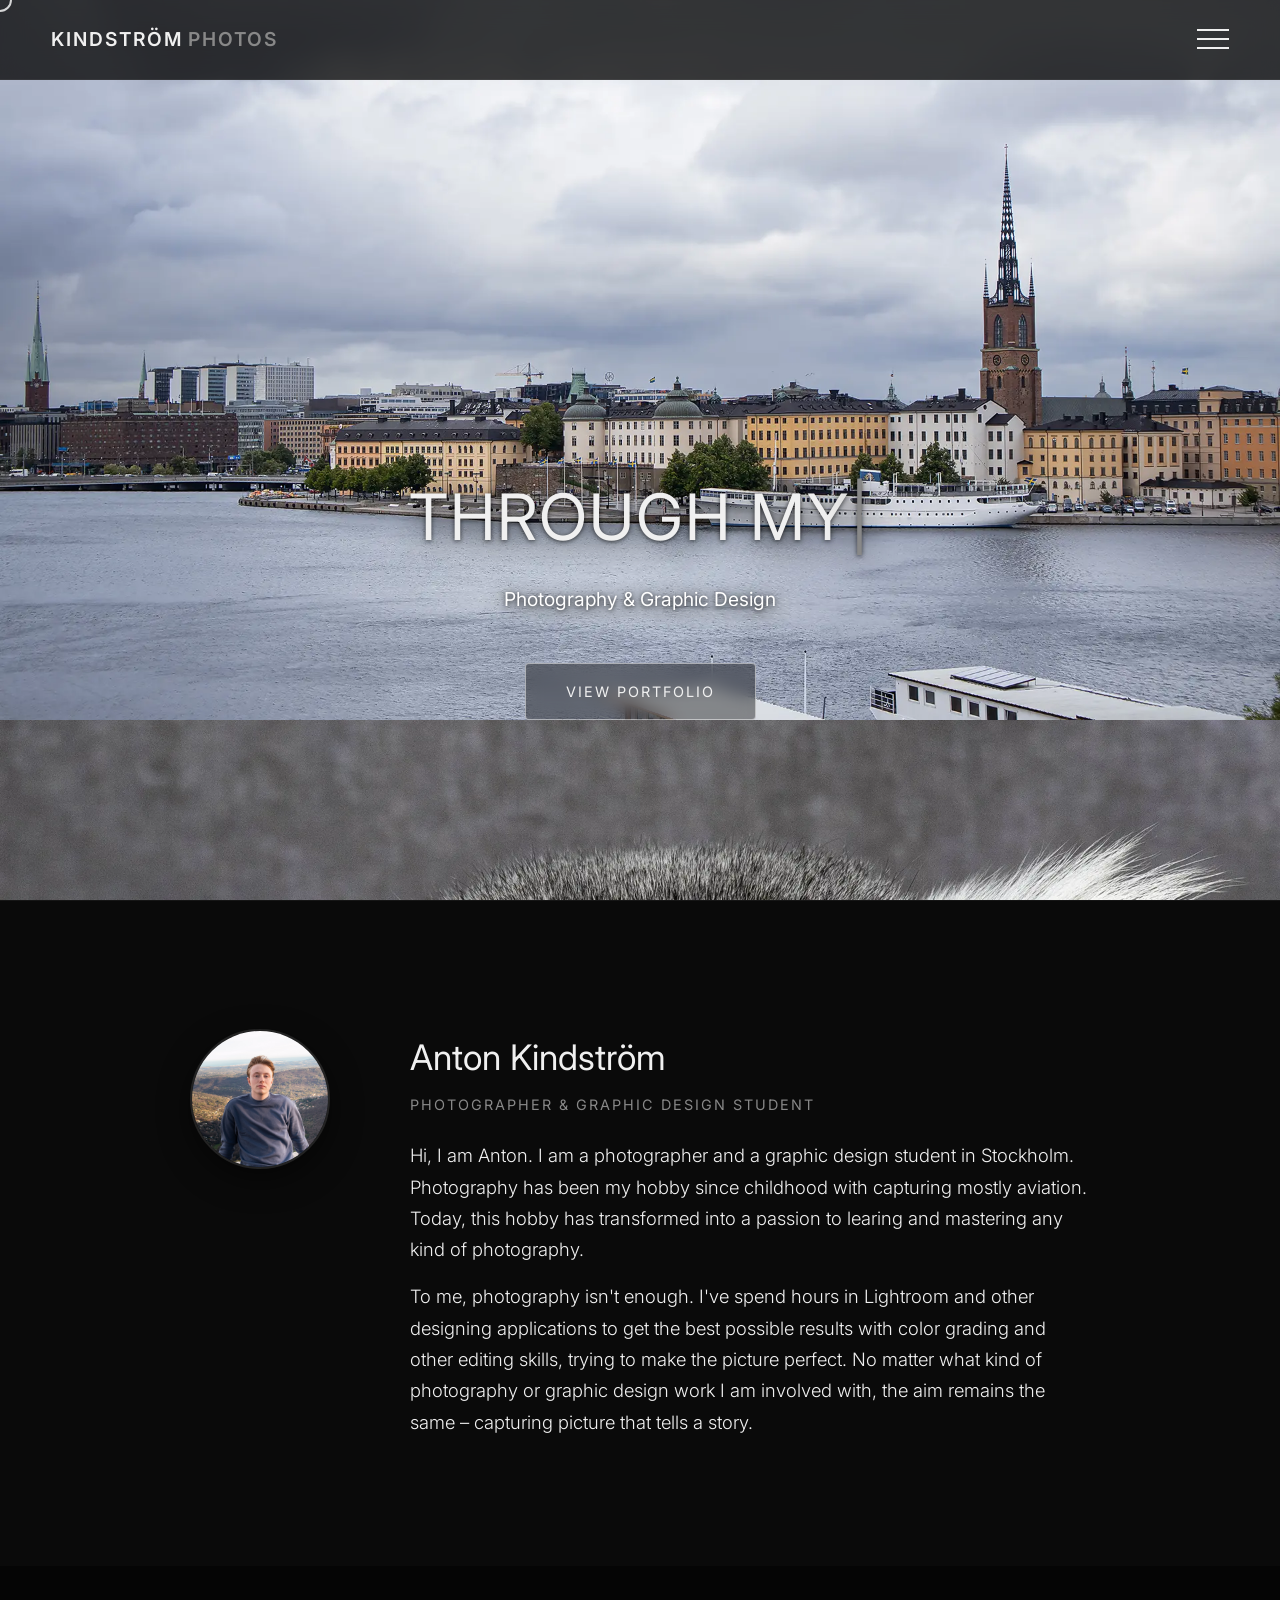
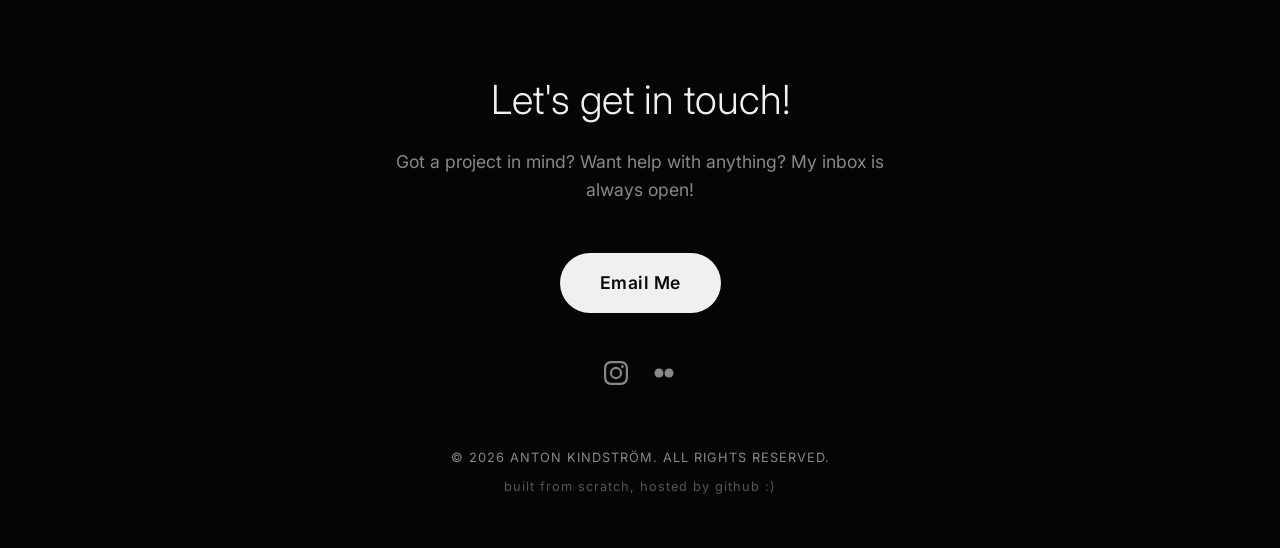
<file: index.html>
<!DOCTYPE html>
<html lang="en">
<head>
    <meta charset="UTF-8">
    <meta name="viewport" content="width=device-width, initial-scale=1.0">
    <title>Anton Kindström | Graphic design & Photography</title>
    <meta name="author" content="Anton Kindström">
    <meta name="keywords" content="Anton Kindström, Kindström Photos, Photographer Stockholm, Fotograf Stockholm, Graphic Design Sweden, aviation photography">
    <meta name="description" content="Welcome to KindstromPhotos! Made by Anton Kindström.">
    <link rel="stylesheet" href="style.css">
    <link href="https://fonts.googleapis.com/css2?family=Inter:wght@300;400;600&display=swap" rel="stylesheet">
    <link rel="icon" type="image/png" href="/favicon.png">
    <meta property="og:url" content="https://kindstromphotos.com/">
    <meta property="og:title" content="KindströmPhotos">
    <meta property="og:description" content="Photography & Graphic Design portfolio by Anton Kindström.">
    <meta property="og:image" content="https://kindstromphotos.com/social-preview.jpg">
</head>
<body>

    <header class="site-header">
        <a href="/" class="logo">KINDSTRÖM<span>PHOTOS</span></a>
        
        <button class="hamburger" aria-label="Toggle menu">
            <span></span>
            <span></span>
            <span></span>
        </button>

        <nav class="nav-menu">
            <a href="/">Home</a>
            <a href="/portfolio">Portfolio</a>
            <a href="/#about">About me</a>
            <a href="/#contact">Contact</a>
            
            <div class="lang-toggle">
                <span class="active-lang">🇬🇧 EN</span>
                <a href="/sv" class="lang-link">🇸🇪 SV</a>
            </div>
        </nav>
    </header>

    <main>
        <section class="hero">
            <div class="hero-slider">
                <div class="slide-track">
                    <img src="scroll-1.webp" alt="Photography feature 1">
                    <img src="scroll-2.webp" alt="Photography feature 2">
                    <img src="scroll-3.webp" alt="Photography feature 3">
                    <img src="scroll-4.webp" alt="Photography feature 4">
                    <img src="scroll-1.webp" alt="Photography feature 1 Duplicate">
                </div>
                <div class="slider-overlay"></div>
            </div>
            
            <div class="hero-overlay fade-in">
                <h1><span id="typewriter-text"></span><span class="cursor">|</span></h1>
                <p>Photography & Graphic Design</p>
                <a href="/portfolio" class="hero-btn">View Portfolio</a>
            </div>
        </section>

        <section id="about" class="about-section fade-in">
            <div class="about-grid">
                <img src="profile.jpg" alt="Anton Kindström" class="profile-pic">
                <div class="about-text-content">
                    <h2>Anton Kindström</h2>
                    <h3 class="about-subtitle">Photographer & Graphic Design Student</h3>
                    <p>Hi, I am Anton. I am a photographer and a graphic design student in Stockholm. Photography has been my hobby since childhood with capturing mostly aviation. Today, this hobby has transformed into a passion to learing and mastering any kind of photography.</p>
                    <p style="margin-top: 1rem;">To me, photography isn't enough. I've spend hours in Lightroom and other designing applications to get the best possible results with color grading and other editing skills, trying to make the picture perfect. No matter what kind of photography or graphic design work I am involved with, the aim remains the same – capturing picture that tells a story.</p>
                </div>
                </div>
            </div>
        </section>
    </main>

    <footer id="contact" class="site-footer fade-in">
        <div class="footer-content">
            <h2>Let's get in touch!</h2>
            <p class="contact-subtext">Got a project in mind? Want help with anything? My inbox is always open!</p>
            
            <a href="mailto:contact@kindstromphotos.com" class="email-link">Email Me</a>
            
            <div class="social-links">
                <a href="https://www.instagram.com/kindstromphotos/" target="_blank" aria-label="Instagram">
                    <svg viewBox="0 0 24 24"><path d="M12 2.163c3.204 0 3.584.012 4.85.07 3.252.148 4.771 1.691 4.919 4.919.058 1.265.069 1.645.069 4.849 0 3.205-.012 3.584-.069 4.849-.149 3.225-1.664 4.771-4.919 4.919-1.266.058-1.644.07-4.85.07-3.204 0-3.584-.012-4.849-.07-3.26-.149-4.771-1.699-4.919-4.92-.058-1.265-.07-1.644-.07-4.849 0-3.204.013-3.583.07-4.849.149-3.227 1.664-4.771 4.919-4.919 1.266-.057 1.645-.069 4.849-.069zM12 0C8.741 0 8.333.014 7.053.072 2.695.272.273 2.69.073 7.052.014 8.333 0 8.741 0 12c0 3.259.014 3.668.072 4.948.2 4.358 2.618 6.78 6.98 6.98C8.333 23.986 8.741 24 12 24c3.259 0 3.668-.014 4.948-.072 4.354-.2 6.782-2.618 6.979-6.98.059-1.28.073-1.689.073-4.948 0-3.259-.014-3.667-.072-4.947-.196-4.354-2.617-6.78-6.979-6.98C15.668.014 15.259 0 12 0zm0 5.838a6.162 6.162 0 100 12.324 6.162 6.162 0 000-12.324zM12 16a4 4 0 110-8 4 4 0 010 8zm6.406-11.845a1.44 1.44 0 100 2.881 1.44 1.44 0 000-2.881z"/></svg>
                </a>
                <a href="https://flic.kr/ps/47PES2" target="_blank" aria-label="Flickr">
                    <svg viewBox="0 0 24 24">
                        <circle cx="7" cy="12" r="4.5" />
                        <circle cx="17" cy="12" r="4.5" />
                    </svg>
                </a>
            </div>
            
            <p class="copyright">&copy; 2026 Anton Kindström. All rights reserved.</p>
            <p class="copyright" style="margin-top: 0.5rem; opacity: 0.6; text-transform: lowercase;">built from scratch, hosted by github :)</p>
        </div>
    </footer>

<script src="script.js"></script>
</body>
</html>
</file>
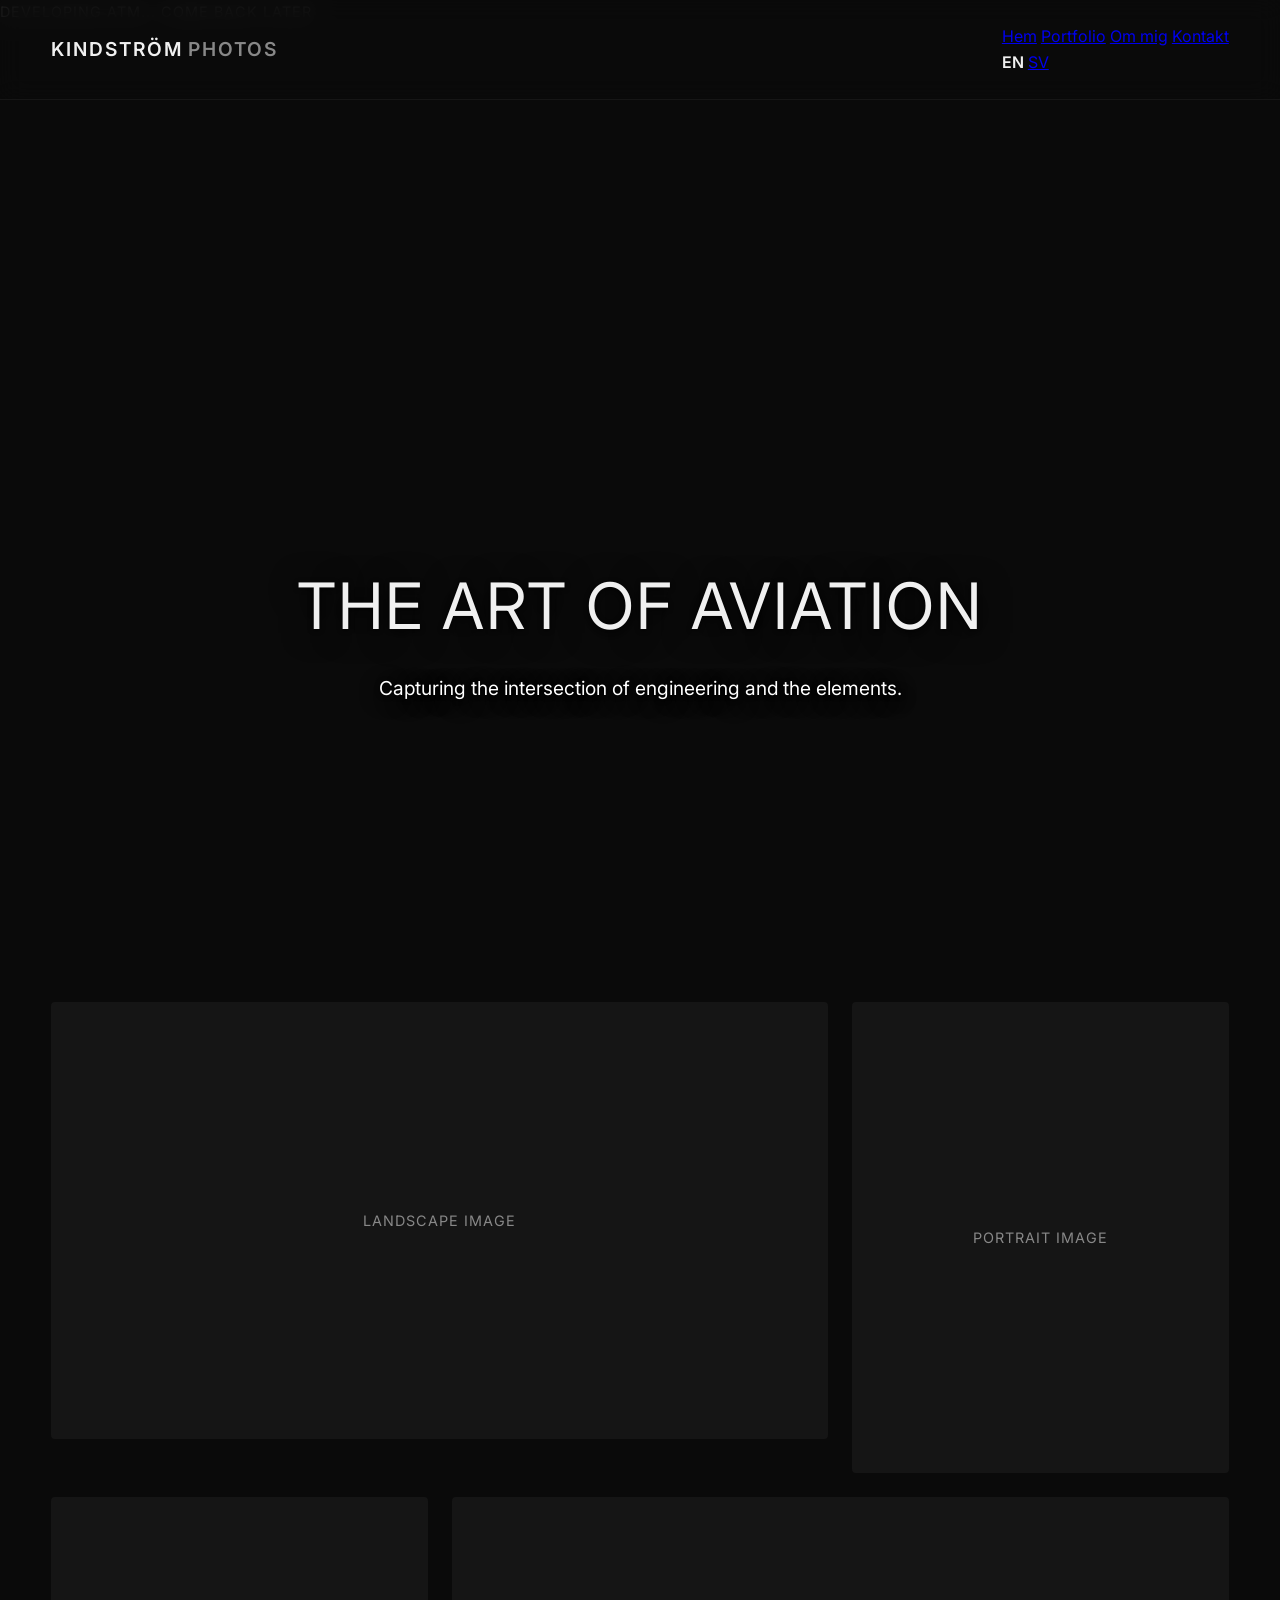
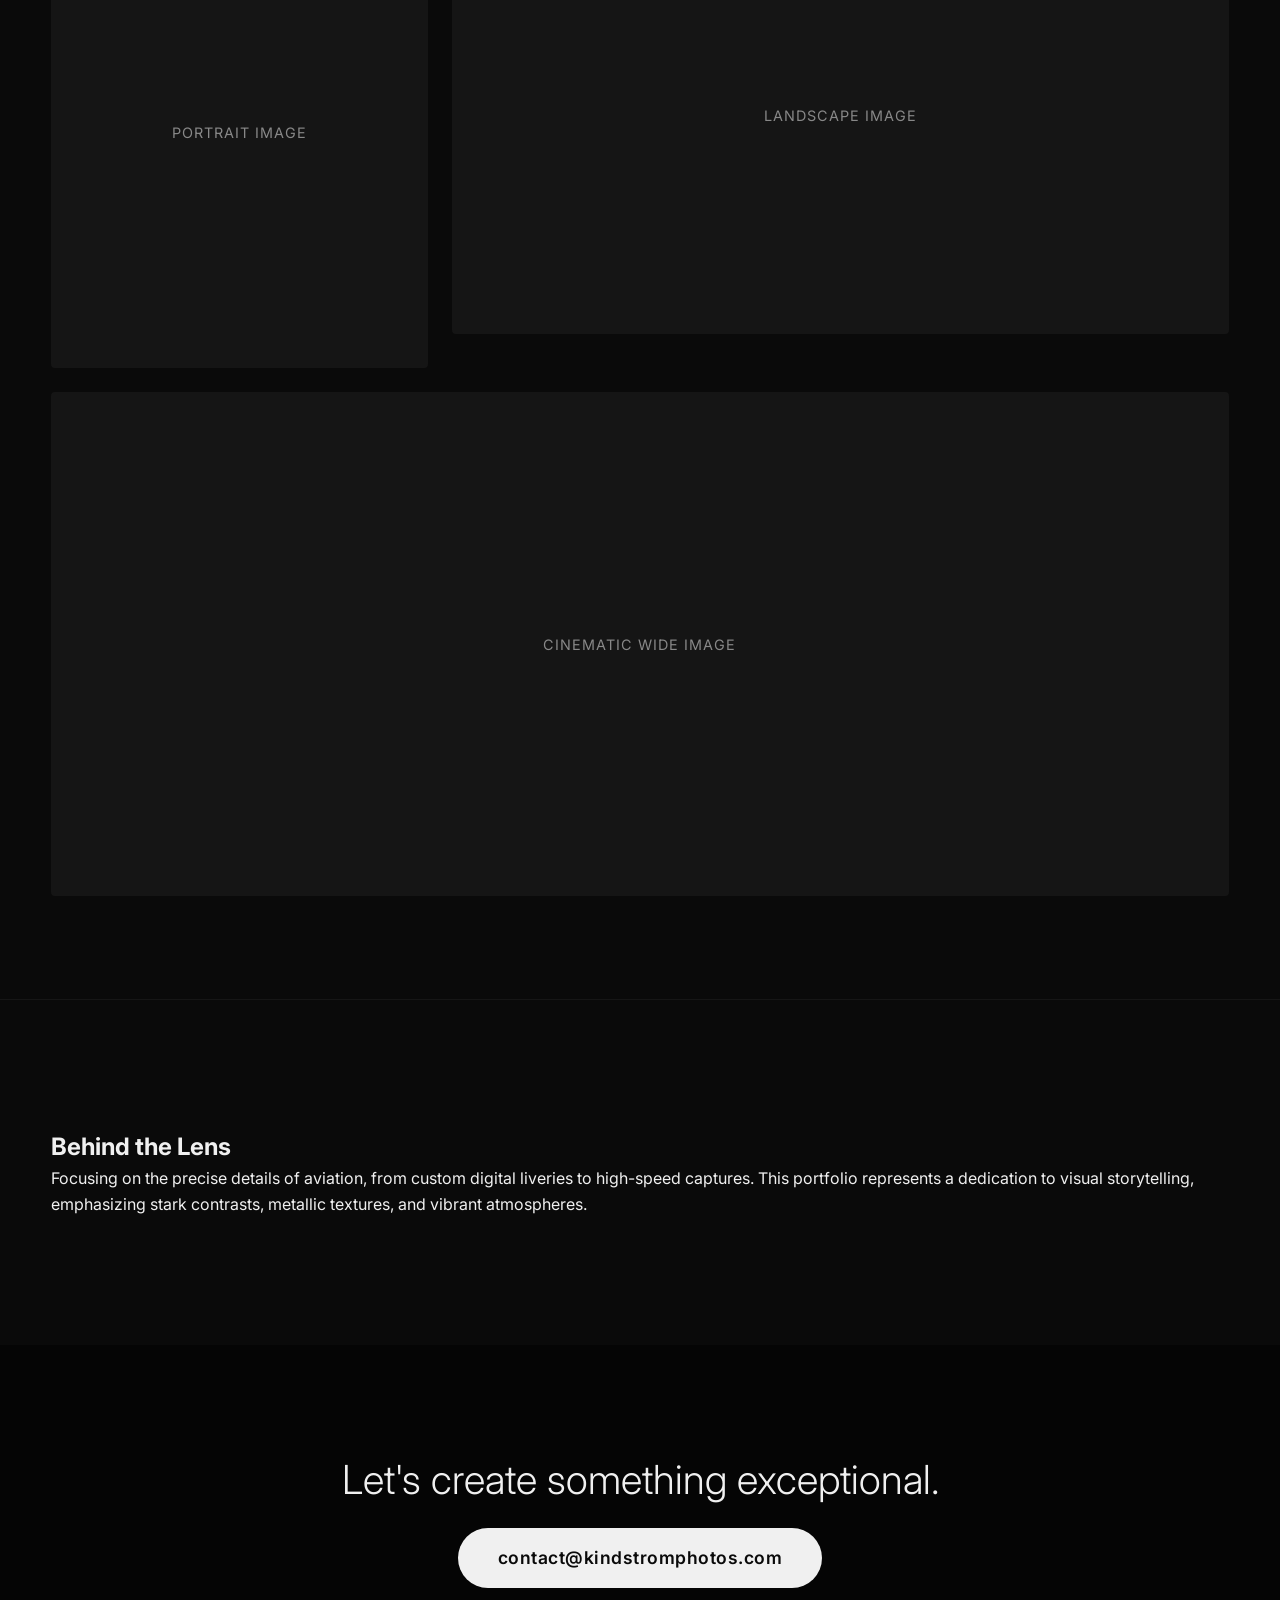
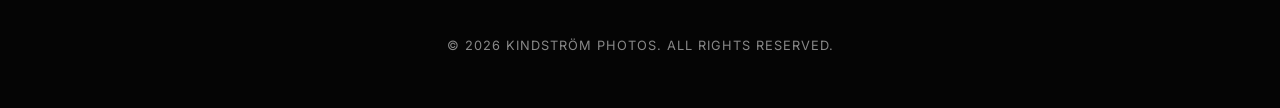
<file: index-sv.html>
<!DOCTYPE html>
<html lang="en">
<head>
    <meta charset="UTF-8">
    <meta name="viewport" content="width=device-width, initial-scale=1.0">
    <title>Kindström Photos | Grafisk design & Fotografi</title>
    <meta name="description" content="Välkommen till KindstromPhotos! Gjord av Anton Kindström.">
    <link rel="stylesheet" href="style.css">
    <link href="https://fonts.googleapis.com/css2?family=Inter:wght@300;400;600&display=swap" rel="stylesheet">
</head>
<body>

<!-- Sticky Navigation with Lang Toggle -->
    <header class="site-header">
        <div class="logo">KINDSTRÖM<span>PHOTOS</span></div>
        <nav class="site-nav">
            <a href="index.html">Hem</a>
            <a href="gallery.html">Portfolio</a>
            <a href="index.html#about">Om mig</a>
            <a href="index.html#contact">Kontakt</a>
            
            <!-- Language Toggle -->
            <div class="lang-toggle">
                <span class="active-lang">EN</span>
                <a href="index-sv.html" class="lang-link">SV</a>
            </div>
        </nav>
    </header>

    <main>
        <section class="hero">
            <div class="hero-image-placeholder">
                <p class="placeholder-text">Developing atm... come back later</p>
            </div>
            <div class="hero-overlay">
                <h1>The Art of Aviation</h1>
                <p>Capturing the intersection of engineering and the elements.</p>
            </div>
        </section>

        <section id="work" class="gallery-container">
            <div class="gallery-grid">
                <div class="gallery-item span-8 landscape">
                    <span class="placeholder-text">Landscape Image</span>
                </div>
                <div class="gallery-item span-4 portrait">
                    <span class="placeholder-text">Portrait Image</span>
                </div>
                
                <div class="gallery-item span-4 portrait">
                    <span class="placeholder-text">Portrait Image</span>
                </div>
                <div class="gallery-item span-8 landscape">
                    <span class="placeholder-text">Landscape Image</span>
                </div>

                <div class="gallery-item span-12 cinematic">
                    <span class="placeholder-text">Cinematic Wide Image</span>
                </div>
            </div>
        </section>

        <section id="about" class="about-section">
            <div class="about-content">
                <h2>Behind the Lens</h2>
                <p>Focusing on the precise details of aviation, from custom digital liveries to high-speed captures. This portfolio represents a dedication to visual storytelling, emphasizing stark contrasts, metallic textures, and vibrant atmospheres.</p>
            </div>
        </section>
    </main>

    <footer id="contact" class="site-footer">
        <div class="footer-content">
            <h2>Let's create something exceptional.</h2>
            <a href="mailto:contact@kindstromphotos.com" class="email-link">contact@kindstromphotos.com</a>
            <p class="copyright">&copy; 2026 Kindström Photos. All rights reserved.</p>
        </div>
    </footer>

</body>
</html>
</file>
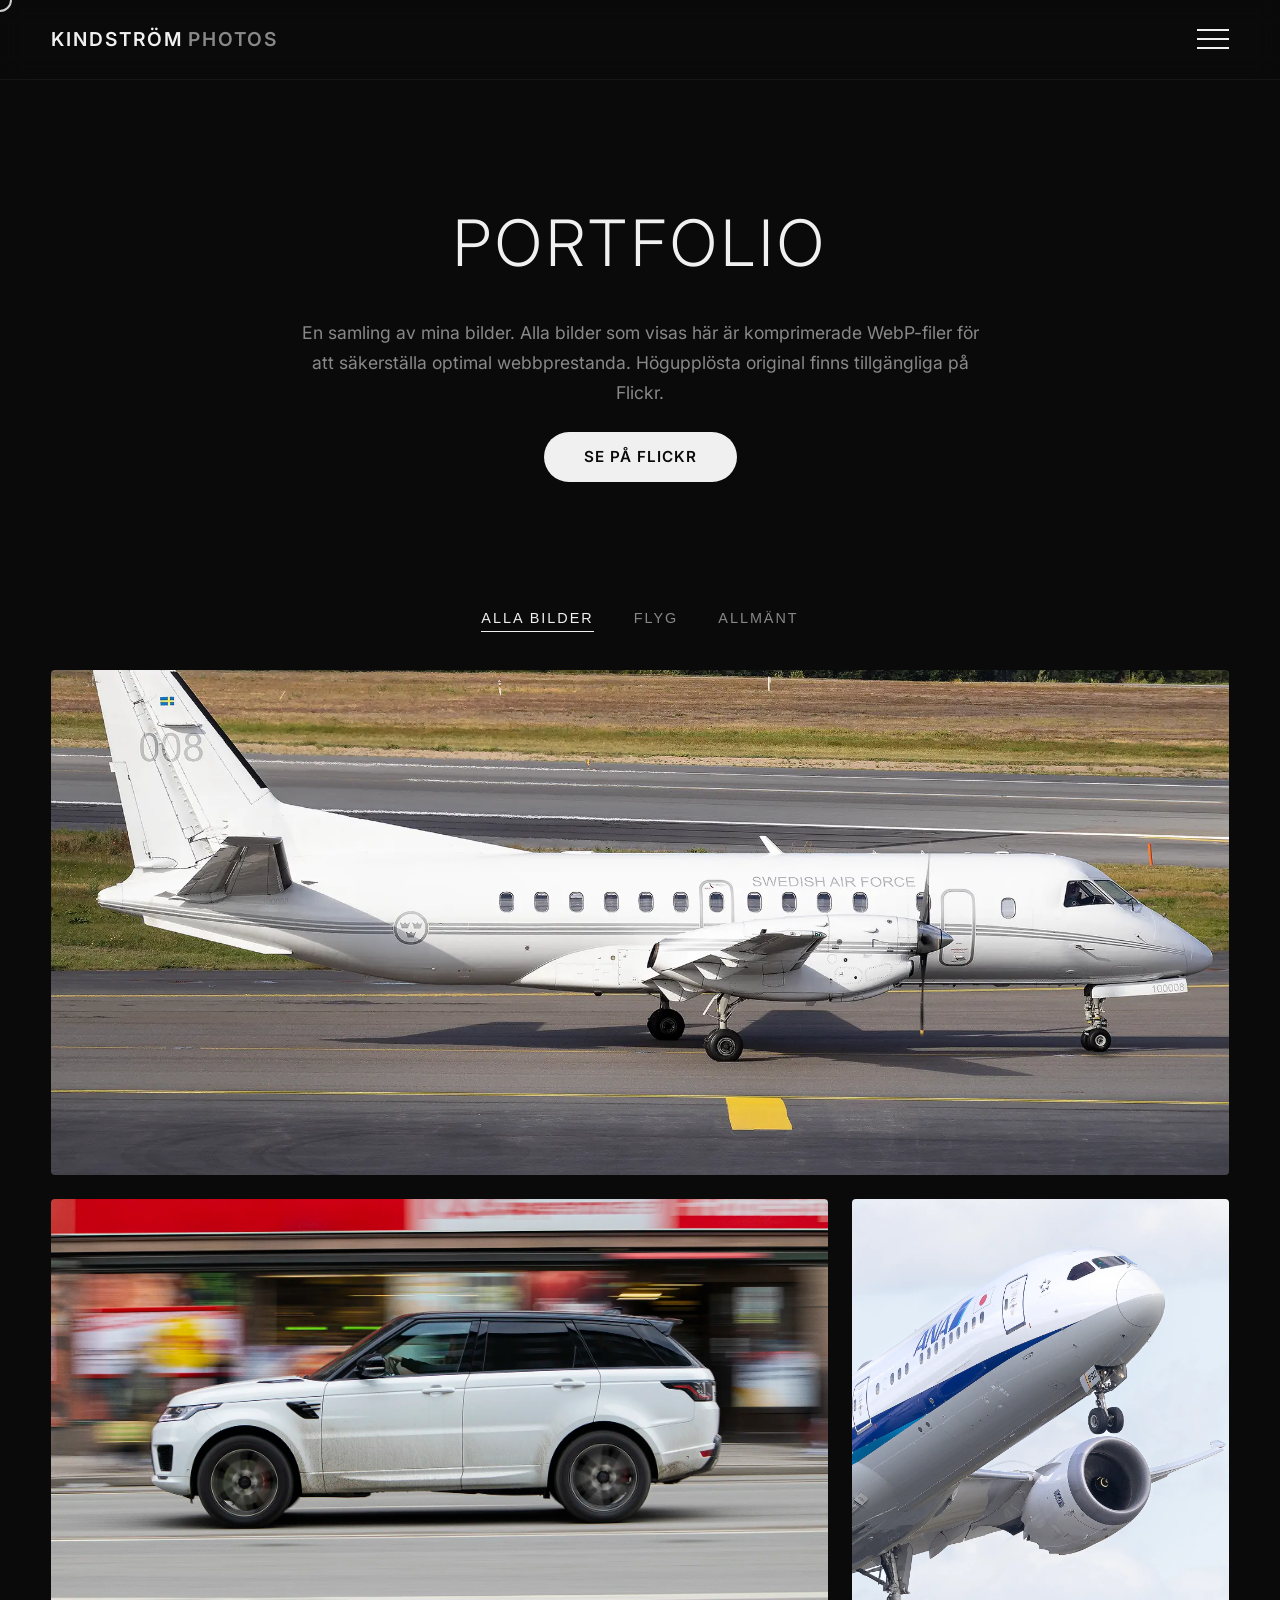
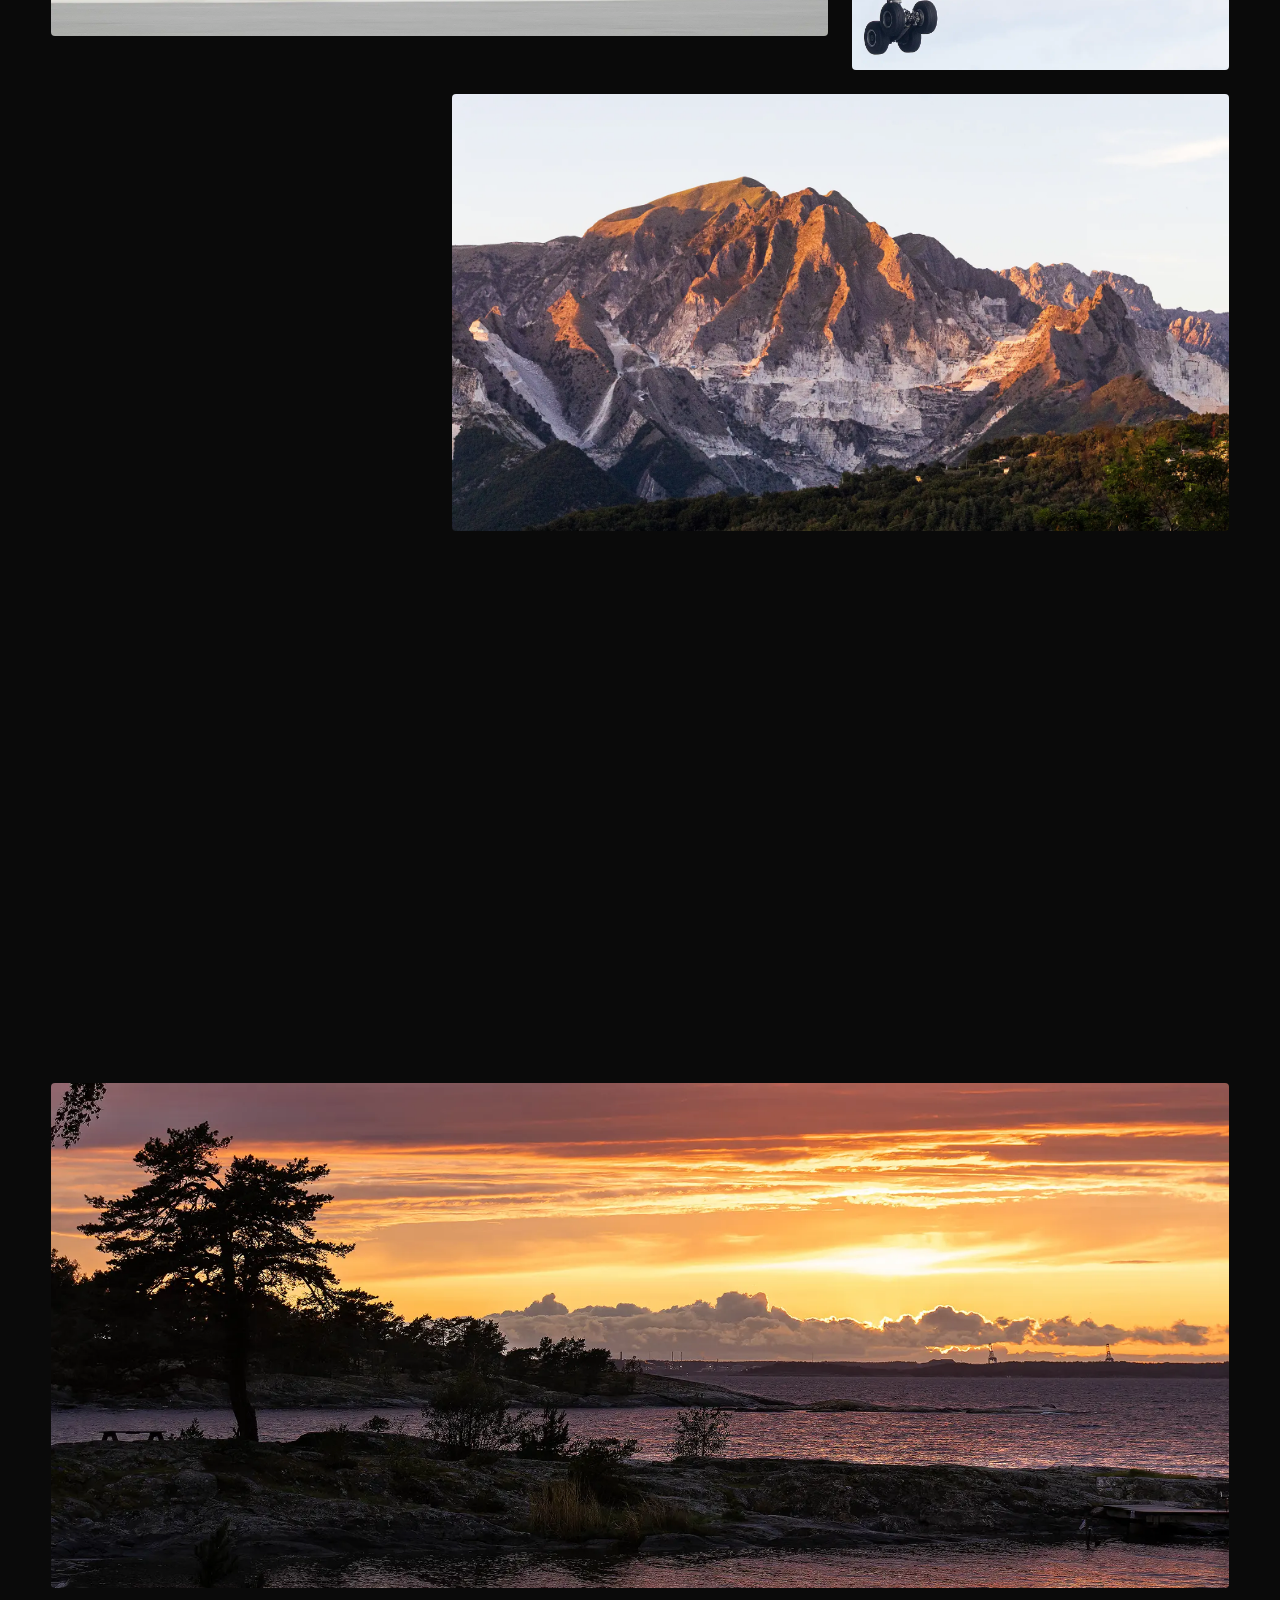
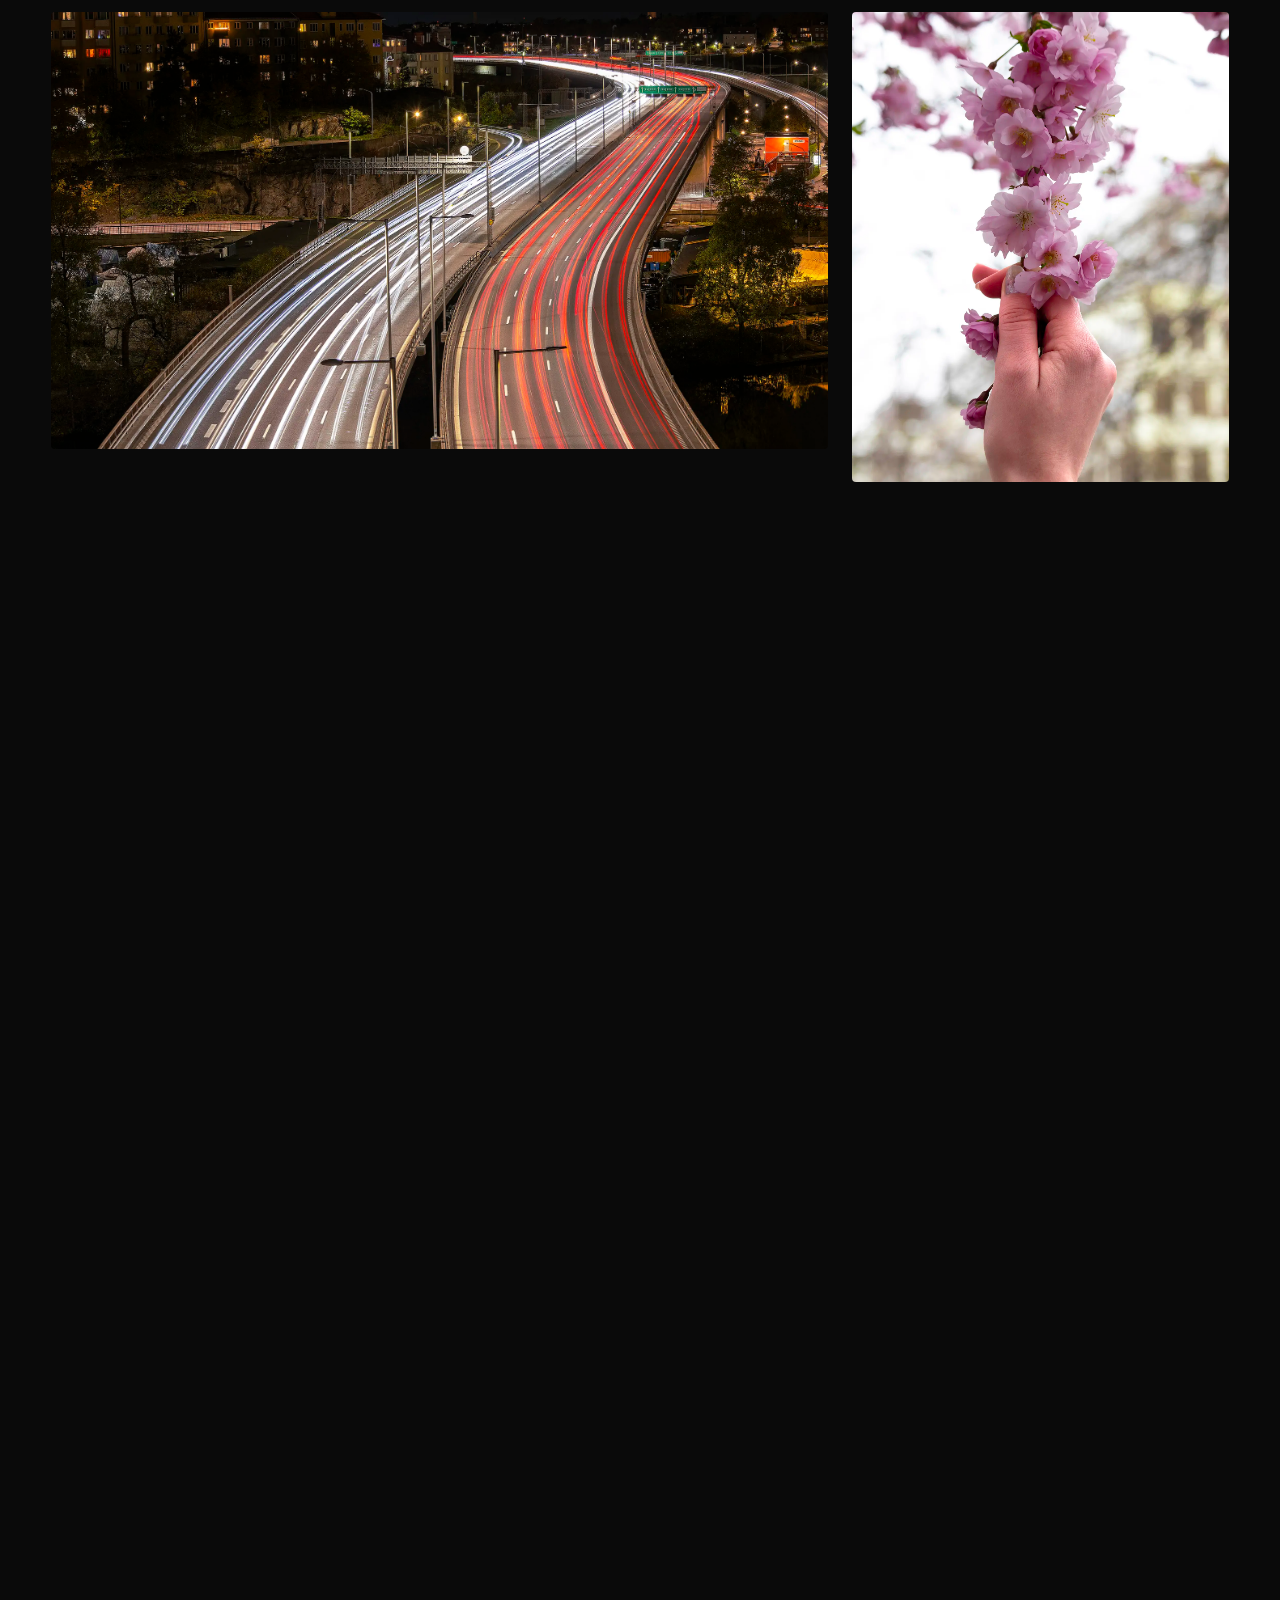
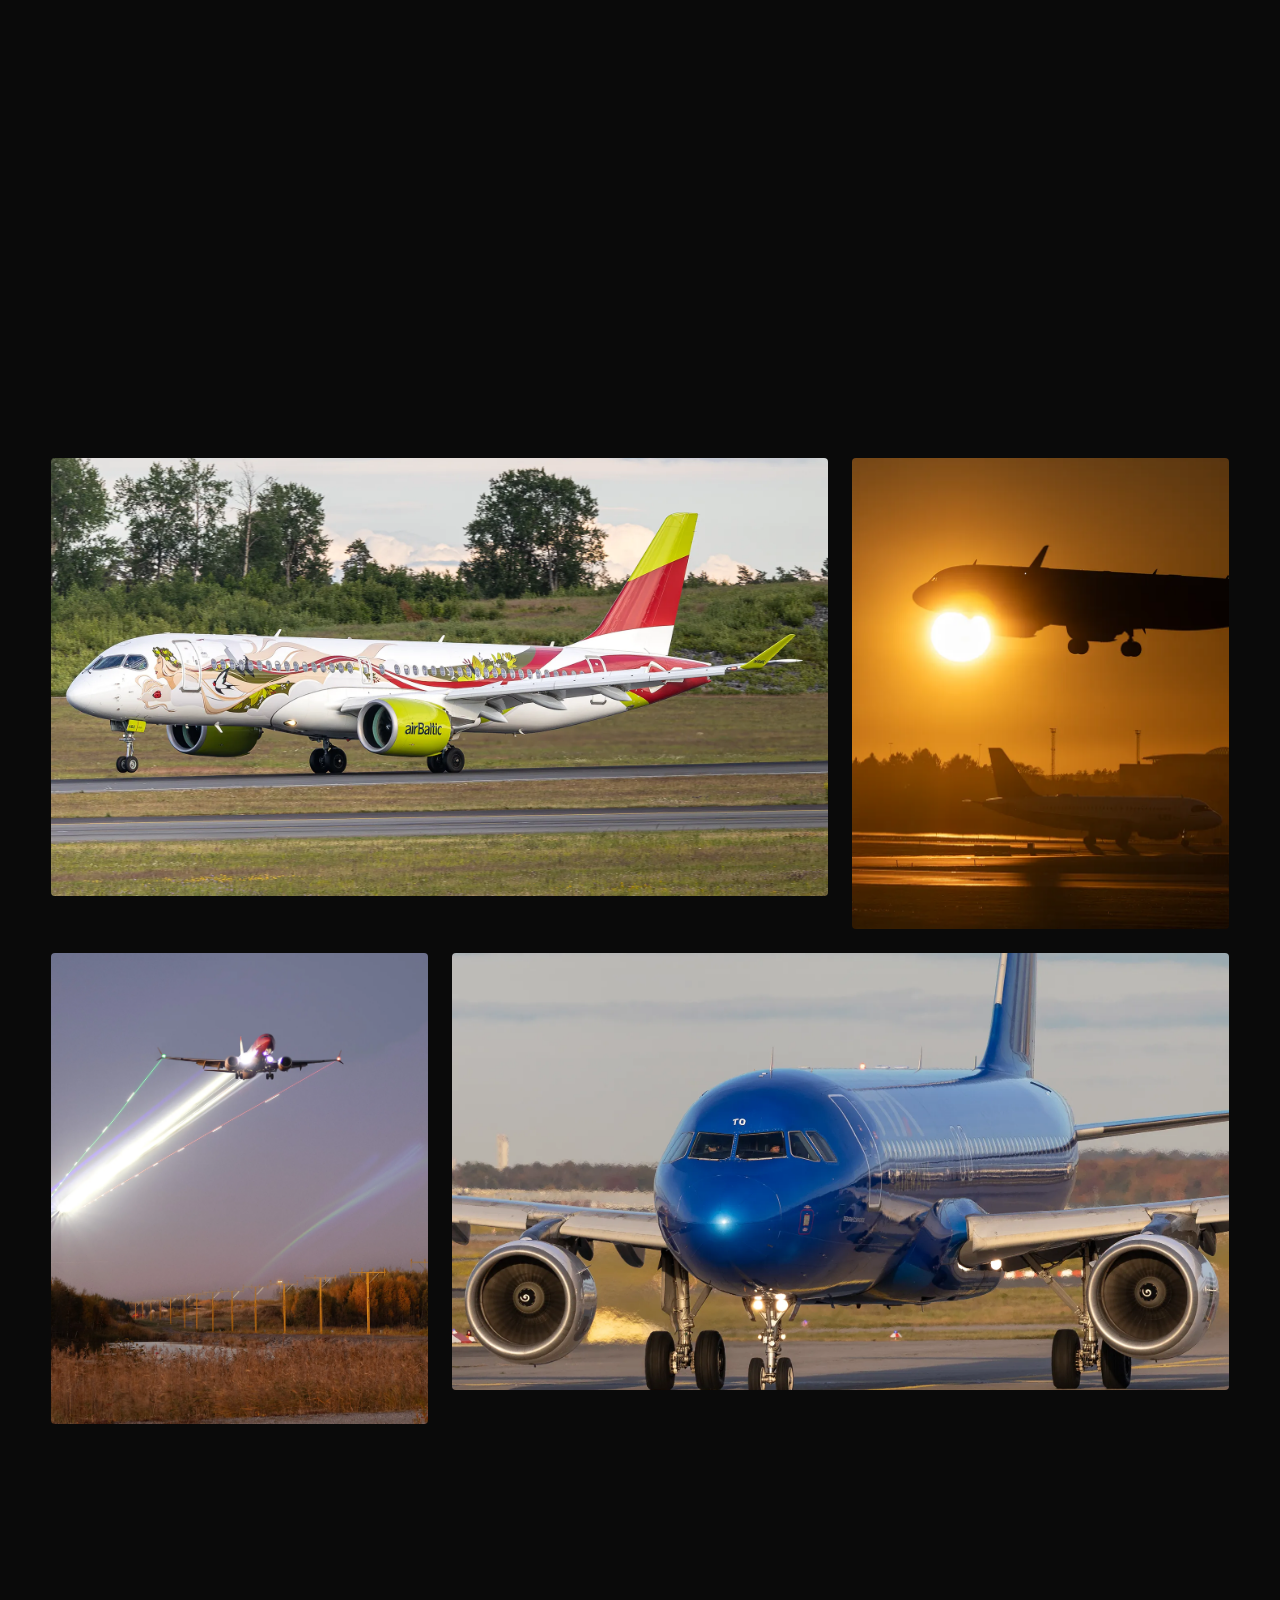
<file: portfolio-sv.html>
<!DOCTYPE html>
<html lang="sv">
<head>
    <meta charset="UTF-8">
    <meta name="viewport" content="width=device-width, initial-scale=1.0">
    <title>Portfolio | Anton Kindström</title>
    <meta name="description" content="Flygfotografi portfolio av Anton Kindström.">
    <meta name="author" content="Anton Kindström">
    <meta name="keywords" content="Anton Kindström, Kindström Photos, Photographer Stockholm, Fotograf Stockholm, Graphic Design Sweden, aviation photography">
    <link rel="stylesheet" href="style.css">
    <link href="https://fonts.googleapis.com/css2?family=Inter:wght@300;400;600&display=swap" rel="stylesheet">
    <link rel="icon" type="image/png" href="/favicon.png">
    <meta property="og:url" content="https://kindstromphotos.com/">
    <meta property="og:title" content="KindströmPhotos">
    <meta property="og:description" content="Fotografi & Grafisk Design portfolio av Anton Kindström.">
    <meta property="og:image" content="https://kindstromphotos.com/social-preview.jpg">
</head>
<body>

    <header class="site-header">
        <a href="/sv" class="logo">KINDSTRÖM<span>PHOTOS</span></a>
        
        <button class="hamburger" aria-label="Toggle menu">
            <span></span>
            <span></span>
            <span></span>
        </button>

        <nav class="nav-menu">
            <a href="/sv">Hem</a>
            <a href="/portfolio-sv">Portfolio</a>
            <a href="/sv#about">Om mig</a>
            <a href="/sv#contact">Kontakt</a>
            
            <div class="lang-toggle">
                <a href="/portfolio" class="lang-link">🇬🇧 EN</a>
                <span class="active-lang">🇸🇪 SV</span>
            </div>
        </nav>
    </header>

    <main>
        <section class="portfolio-header fade-in">
            <h1>Portfolio</h1>
            <p>En samling av mina bilder. Alla bilder som visas här är komprimerade WebP-filer för att säkerställa optimal webbprestanda. Högupplösta original finns tillgängliga på Flickr.</p>
            <a href="https://flic.kr/ps/47PES2" target="_blank" class="flickr-btn">Se på Flickr</a>
        </section>

        <section class="gallery-container"> 
            <div class="gallery-filters fade-in">
                <button class="filter-btn active" data-filter="all">Alla bilder</button>
                <button class="filter-btn" data-filter="aviation">Flyg</button>
                <button class="filter-btn" data-filter="general">Allmänt</button>
            </div>

            <div class="gallery-grid">
                <div class="gallery-item span-12 cinematic fade-in" data-category="aviation">
                    <img src="cinematicwideimage-aviation.webp" alt="Description" loading="lazy">
                </div>
                
                <div class="gallery-item span-8 landscape fade-in" data-category="general">
                    <img src="landscape-general-1.webp" alt="Description" loading="lazy">
                </div>
                <div class="gallery-item span-4 portrait fade-in" data-category="aviation">
                    <img src="portrait-aviation-1.webp" alt="Description" loading="lazy">
                </div>
                
                <div class="gallery-item span-4 portrait fade-in" data-category="general">
                    <img src="portrait-image-1.webp" alt="Paragliding">
                </div>
                <div class="gallery-item span-8 landscape fade-in" data-category="general">
                    <img src="landscape-general-3.webp" alt="Description" loading="lazy">
                </div>

                <div class="gallery-item span-4 portrait fade-in" data-category="aviation">
                    <img src="portrait-aviation-2.webp" alt="Description" loading="lazy">
                </div>
                <div class="gallery-item span-4 portrait fade-in" data-category="general">
                    <img src="portrait-image-2.webp" alt="Description" loading="lazy">
                </div>
                <div class="gallery-item span-4 portrait fade-in" data-category="aviation">
                    <img src="portrait-aviation-3.webp" alt="Description" loading="lazy">
                </div>

                <div class="gallery-item span-12 cinematic fade-in" data-category="general">
                    <img src="wideimage-general.webp" alt="Aviation Landscape" loading="lazy">
                </div>

                <div class="gallery-item span-8 landscape fade-in" data-category="general">
                    <img src="landscape-general-2.webp" alt="Description" loading="lazy">
                </div>
                <div class="gallery-item span-4 portrait fade-in" data-category="general">
                    <img src="portrait-image-3.webp" alt="Description" loading="lazy">
                </div>
                <div class="gallery-item span-12 cinematic fade-in" data-category="aviation">
                    <img src="wideimage-aviation.webp" alt="Aviation Landscape" loading="lazy">
                </div>
                <div class="gallery-item span-4 portrait fade-in" data-category="aviation">
                    <img src="1x1-aviation-1.webp" alt="Aviation Square 1" loading="lazy">
                </div>
                <div class="gallery-item span-4 portrait fade-in" data-category="aviation">
                    <img src="1x1-aviation-2.webp" alt="Aviation Square 2" loading="lazy">
                </div>
                <div class="gallery-item span-4 portrait fade-in" data-category="aviation">
                    <img src="1x1-aviation-3.webp" alt="Aviation Square 3" loading="lazy">
                </div>
                <div class="gallery-item span-12 cinematic fade-in" data-category="aviation">
                    <img src="wideimage-aviation.2.webp" alt="Aviation Landscape" loading="lazy">
                </div>
                <div class="gallery-item span-8 landscape fade-in" data-category="aviation">
                    <img src="landscape-aviation-6.webp" alt="airBaltic Plane" loading="lazy">
                </div>
                <div class="gallery-item span-4 portrait fade-in" data-category="aviation">
                    <img src="portrait-aviation-4.webp" alt="Plane Sun Silhouette" loading="lazy">
                </div>
                <div class="gallery-item span-4 portrait fade-in" data-category="aviation">
                    <img src="portrait-aviation-5.webp" alt="Plane Light Trails" loading="lazy">
                </div>
                <div class="gallery-item span-8 landscape fade-in" data-category="aviation">
                    <img src="landscape-aviation-4.webp" alt="ITA Airways Plane" loading="lazy">
                </div>
                <div class="gallery-item span-8 landscape fade-in" data-category="aviation">
                    <img src="landscape-aviation-5.webp" alt="SF Airlines Plane" loading="lazy">
                </div>
                <div class="gallery-item span-4 portrait fade-in" data-category="aviation">
                    <img src="portrait-aviation-6.webp" alt="Plane Over Boat" loading="lazy">
                </div>
            </div>
        </section>
        <section class="portfolio-outro fade-in">
            <h2>Här tar det stopp!</h2>
            <p>Fler bilder kommer snart. Under tiden kan du hitta fler av mina bilder på mina sociala kanaler.</p>
            <div class="portfolio-outro-links">
                <a href="https://flic.kr/ps/47PES2" target="_blank">Flickr</a>
                <a href="https://www.instagram.com/kindstromphotos/" target="_blank">Instagram</a>
            </div>
        </section>
    </main>

    <footer id="contact" class="site-footer fade-in">
        <div class="footer-content">
            <h2>Kontakta mig!</h2>
            <p class="contact-subtext">Har du ett projekt i åtanke? Vill du ha hjälp med något? Min mail är alltid öppen!</p>
            
            <a href="mailto:contact@kindstromphotos.com" class="email-link">Maila mig</a>
            
            <div class="social-links">
                <a href="https://www.instagram.com/kindstromphotos/" target="_blank" aria-label="Instagram">
                    <svg viewBox="0 0 24 24"><path d="M12 2.163c3.204 0 3.584.012 4.85.07 3.252.148 4.771 1.691 4.919 4.919.058 1.265.069 1.645.069 4.849 0 3.205-.012 3.584-.069 4.849-.149 3.225-1.664 4.771-4.919 4.919-1.266.058-1.644.07-4.85.07-3.204 0-3.584-.012-4.849-.07-3.26-.149-4.771-1.699-4.919-4.92-.058-1.265-.07-1.644-.07-4.849 0-3.204.013-3.583.07-4.849.149-3.227 1.664-4.771 4.919-4.919 1.266-.057 1.645-.069 4.849-.069zM12 0C8.741 0 8.333.014 7.053.072 2.695.272.273 2.69.073 7.052.014 8.333 0 8.741 0 12c0 3.259.014 3.668.072 4.948.2 4.358 2.618 6.78 6.98 6.98C8.333 23.986 8.741 24 12 24c3.259 0 3.668-.014 4.948-.072 4.354-.2 6.782-2.618 6.979-6.98.059-1.28.073-1.689.073-4.948 0-3.259-.014-3.667-.072-4.947-.196-4.354-2.617-6.78-6.979-6.98C15.668.014 15.259 0 12 0zm0 5.838a6.162 6.162 0 100 12.324 6.162 6.162 0 000-12.324zM12 16a4 4 0 110-8 4 4 0 010 8zm6.406-11.845a1.44 1.44 0 100 2.881 1.44 1.44 0 000-2.881z"/></svg>
                </a>
                <a href="https://flic.kr/ps/47PES2" target="_blank" aria-label="Flickr">
                    <svg viewBox="0 0 24 24">
                        <circle cx="7" cy="12" r="4.5" />
                        <circle cx="17" cy="12" r="4.5" />
                    </svg>
                </a>
            </div>
            
            <p class="copyright">&copy; 2026 Anton Kindström. All rights reserved.</p>
            <p class="copyright" style="margin-top: 0.5rem; opacity: 0.6; text-transform: lowercase;">built from scratch, hosted by github :)</p>
        </div>
    </footer>
    
<script src="script.js"></script>
</body>
</html>
</file>
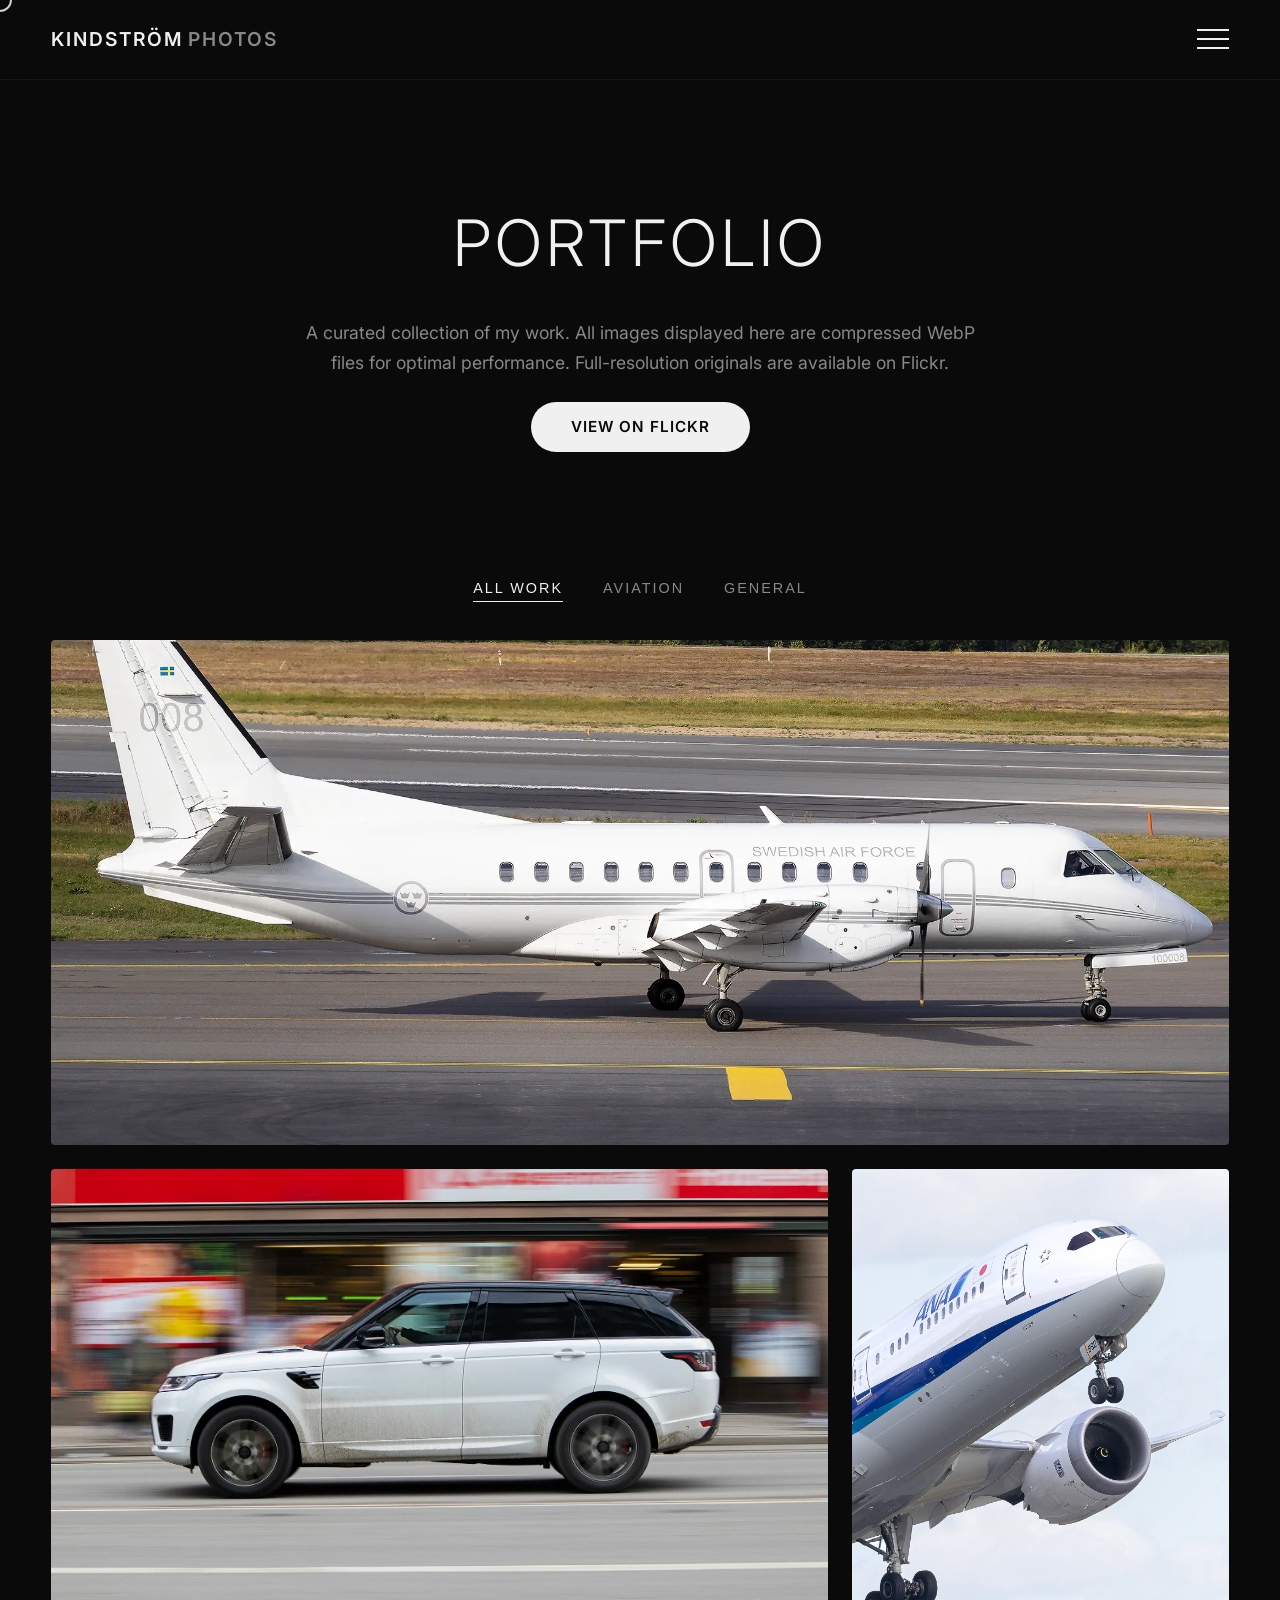
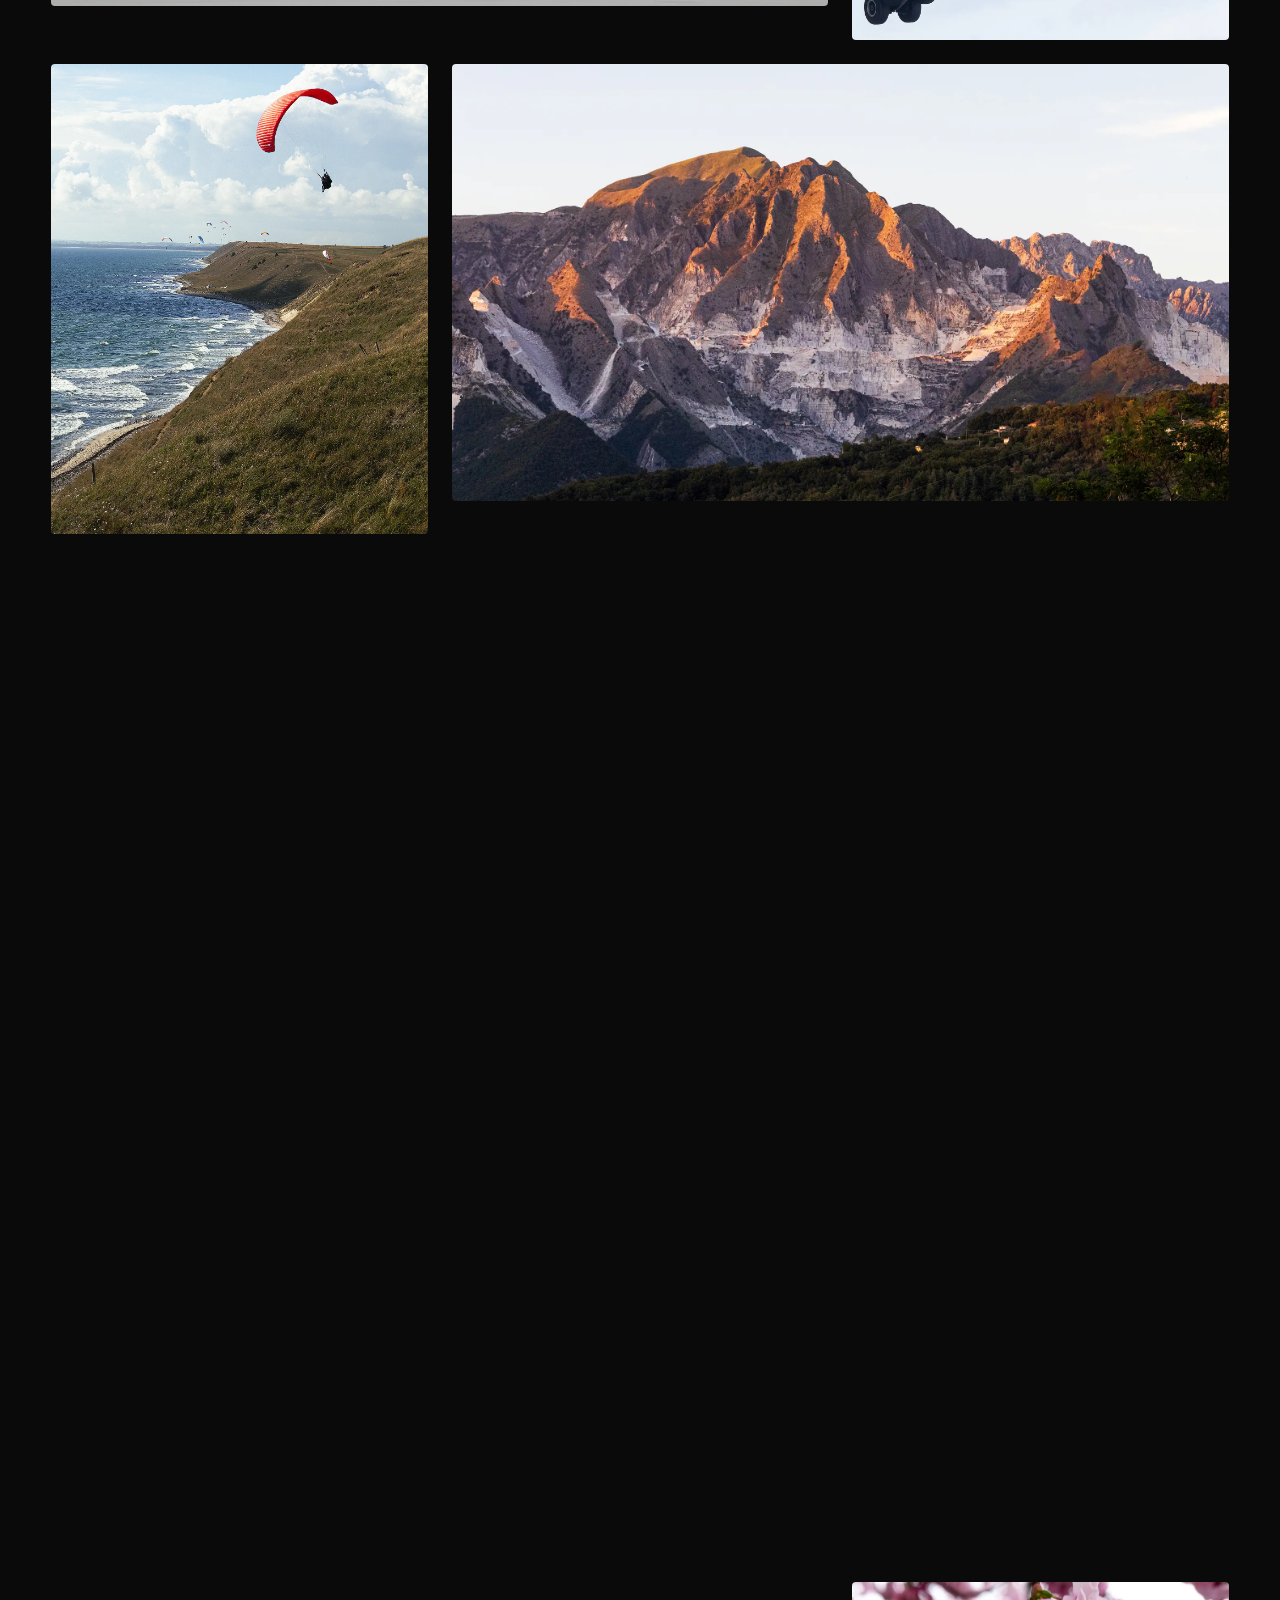
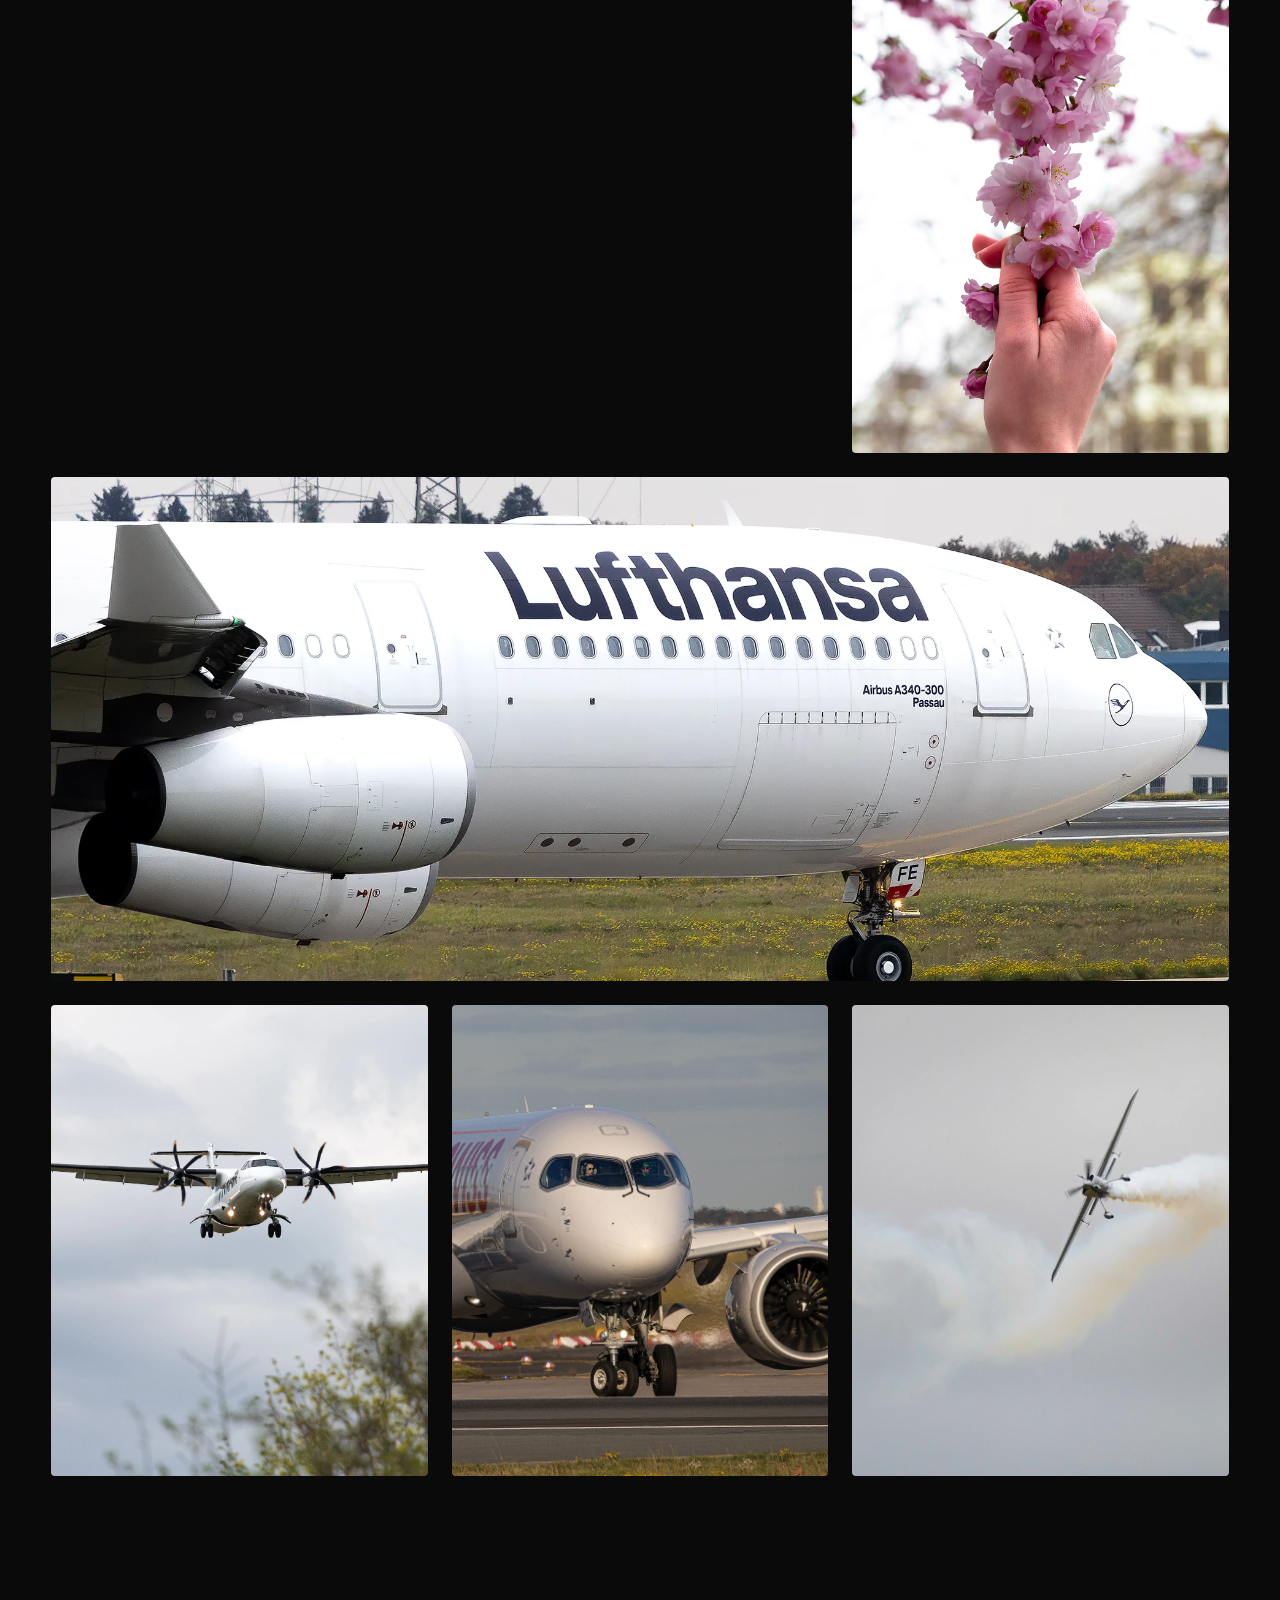
<file: portfolio.html>
<!DOCTYPE html>
<html lang="en">
<head>
    <meta charset="UTF-8">
    <meta name="viewport" content="width=device-width, initial-scale=1.0">
    <title>Portfolio | Anton Kindström</title>
    <meta name="description" content="Aviation photography portfolio by Anton Kindström.">
    <meta name="author" content="Anton Kindström">
    <meta name="keywords" content="Anton Kindström, Kindström Photos, Photographer Stockholm, Fotograf Stockholm, Graphic Design Sweden, aviation photography">
    <link rel="stylesheet" href="style.css">
    <link href="https://fonts.googleapis.com/css2?family=Inter:wght@300;400;600&display=swap" rel="stylesheet">
    <link rel="icon" type="image/png" href="/favicon.png">
    <meta property="og:type" content="website">
    <meta property="og:url" content="https://kindstromphotos.com/">
    <meta property="og:title" content="KindströmPhotos">
    <meta property="og:description" content="Photography & Graphic Design portfolio by Anton Kindström.">
    <meta property="og:image" content="https://kindstromphotos.com/social-preview.jpg">
</head>
<body>

    <header class="site-header">
        <a href="/" class="logo">KINDSTRÖM<span>PHOTOS</span></a>
        
        <button class="hamburger" aria-label="Toggle menu">
            <span></span>
            <span></span>
            <span></span>
        </button>

        <nav class="nav-menu">
            <a href="/">Home</a>
            <a href="/portfolio">Portfolio</a>
            <a href="/#about">About me</a>
            <a href="/#contact">Contact</a>
            
            <div class="lang-toggle">
                <span class="active-lang">🇬🇧 EN</span>
                <a href="/portfolio-sv" class="lang-link">🇸🇪 SV</a>
            </div>
        </nav>
    </header>

    <main>
        <section class="portfolio-header fade-in">
            <h1>Portfolio</h1>
            <p>A curated collection of my work. All images displayed here are compressed WebP files for optimal performance. Full-resolution originals are available on Flickr.</p>
            <a href="https://flic.kr/ps/47PES2" target="_blank" class="flickr-btn">View on Flickr</a>
        </section>

        <section class="gallery-container"> 
            <div class="gallery-filters fade-in">
                <button class="filter-btn active" data-filter="all">All Work</button>
                <button class="filter-btn" data-filter="aviation">Aviation</button>
                <button class="filter-btn" data-filter="general">General</button>
            </div>

            <div class="gallery-grid">
                <div class="gallery-item span-12 cinematic fade-in" data-category="aviation">
                    <img src="cinematicwideimage-aviation.webp" alt="Description" loading="lazy">
                </div>
                
                <div class="gallery-item span-8 landscape fade-in" data-category="general">
                    <img src="landscape-general-1.webp" alt="Description" loading="lazy">
                </div>
                <div class="gallery-item span-4 portrait fade-in" data-category="aviation">
                    <img src="portrait-aviation-1.webp" alt="Description" loading="lazy">
                </div>
                
                <div class="gallery-item span-4 portrait fade-in" data-category="general">
                    <img src="portrait-image-1.webp" alt="Paragliding">
                </div>
                <div class="gallery-item span-8 landscape fade-in" data-category="general">
                    <img src="landscape-general-3.webp" alt="Description" loading="lazy">
                </div>

                <div class="gallery-item span-4 portrait fade-in" data-category="aviation">
                    <img src="portrait-aviation-2.webp" alt="Description" loading="lazy">
                </div>
                <div class="gallery-item span-4 portrait fade-in" data-category="general">
                    <img src="portrait-image-2.webp" alt="Description" loading="lazy">
                </div>
                <div class="gallery-item span-4 portrait fade-in" data-category="aviation">
                    <img src="portrait-aviation-3.webp" alt="Description" loading="lazy">
                </div>

                <div class="gallery-item span-12 cinematic fade-in" data-category="general">
                    <img src="wideimage-general.webp" alt="Aviation Landscape" loading="lazy">
                </div>

                <div class="gallery-item span-8 landscape fade-in" data-category="general">
                    <img src="landscape-general-2.webp" alt="Description" loading="lazy">
                </div>
                <div class="gallery-item span-4 portrait fade-in" data-category="general">
                    <img src="portrait-image-3.webp" alt="Description" loading="lazy">
                </div>
                <div class="gallery-item span-12 cinematic fade-in" data-category="aviation">
                    <img src="wideimage-aviation.webp" alt="Aviation Landscape" loading="lazy">
                </div>
                <div class="gallery-item span-4 portrait fade-in" data-category="aviation">
                    <img src="1x1-aviation-1.webp" alt="Aviation Square 1" loading="lazy">
                </div>
                <div class="gallery-item span-4 portrait fade-in" data-category="aviation">
                    <img src="1x1-aviation-2.webp" alt="Aviation Square 2" loading="lazy">
                </div>
                <div class="gallery-item span-4 portrait fade-in" data-category="aviation">
                    <img src="1x1-aviation-3.webp" alt="Aviation Square 3" loading="lazy">
                </div>
                <div class="gallery-item span-12 cinematic fade-in" data-category="aviation">
                    <img src="wideimage-aviation.2.webp" alt="Aviation Landscape" loading="lazy">
                </div>
                <div class="gallery-item span-8 landscape fade-in" data-category="aviation">
                    <img src="landscape-aviation-6.webp" alt="airBaltic Plane" loading="lazy">
                </div>
                <div class="gallery-item span-4 portrait fade-in" data-category="aviation">
                    <img src="portrait-aviation-4.webp" alt="Plane Sun Silhouette" loading="lazy">
                </div>
                <div class="gallery-item span-4 portrait fade-in" data-category="aviation">
                    <img src="portrait-aviation-5.webp" alt="Plane Light Trails" loading="lazy">
                </div>
                <div class="gallery-item span-8 landscape fade-in" data-category="aviation">
                    <img src="landscape-aviation-4.webp" alt="ITA Airways Plane" loading="lazy">
                </div>
                <div class="gallery-item span-8 landscape fade-in" data-category="aviation">
                    <img src="landscape-aviation-5.webp" alt="SF Airlines Plane" loading="lazy">
                </div>
                <div class="gallery-item span-4 portrait fade-in" data-category="aviation">
                    <img src="portrait-aviation-6.webp" alt="Plane Over Boat" loading="lazy">
                </div>
            </div>
        </section>
        <section class="portfolio-outro fade-in">
            <h2>You have reached the end for now.</h2>
            <p>More pictures are coming soon. In the meantime, you can explore an extended collection of my daily captures and highest-resolution exports on my social channels.</p>
            <div class="portfolio-outro-links">
                <a href="https://flic.kr/ps/47PES2" target="_blank">Flickr</a>
                <a href="https://www.instagram.com/kindstromphotos/" target="_blank">Instagram</a>
            </div>
        </section>
    </main>

    <footer id="contact" class="site-footer fade-in">
        <div class="footer-content">
            <h2>Let's get in touch!</h2>
            <p class="contact-subtext">Got a project in mind? Want help with anything? My inbox is always open!</p>
            
            <a href="mailto:contact@kindstromphotos.com" class="email-link">Email Me</a>
            
            <div class="social-links">
                <a href="https://www.instagram.com/kindstromphotos/" target="_blank" aria-label="Instagram">
                    <svg viewBox="0 0 24 24"><path d="M12 2.163c3.204 0 3.584.012 4.85.07 3.252.148 4.771 1.691 4.919 4.919.058 1.265.069 1.645.069 4.849 0 3.205-.012 3.584-.069 4.849-.149 3.225-1.664 4.771-4.919 4.919-1.266.058-1.644.07-4.85.07-3.204 0-3.584-.012-4.849-.07-3.26-.149-4.771-1.699-4.919-4.92-.058-1.265-.07-1.644-.07-4.849 0-3.204.013-3.583.07-4.849.149-3.227 1.664-4.771 4.919-4.919 1.266-.057 1.645-.069 4.849-.069zM12 0C8.741 0 8.333.014 7.053.072 2.695.272.273 2.69.073 7.052.014 8.333 0 8.741 0 12c0 3.259.014 3.668.072 4.948.2 4.358 2.618 6.78 6.98 6.98C8.333 23.986 8.741 24 12 24c3.259 0 3.668-.014 4.948-.072 4.354-.2 6.782-2.618 6.979-6.98.059-1.28.073-1.689.073-4.948 0-3.259-.014-3.667-.072-4.947-.196-4.354-2.617-6.78-6.979-6.98C15.668.014 15.259 0 12 0zm0 5.838a6.162 6.162 0 100 12.324 6.162 6.162 0 000-12.324zM12 16a4 4 0 110-8 4 4 0 010 8zm6.406-11.845a1.44 1.44 0 100 2.881 1.44 1.44 0 000-2.881z"/></svg>
                </a>
                <a href="https://flic.kr/ps/47PES2" target="_blank" aria-label="Flickr">
                    <svg viewBox="0 0 24 24">
                        <circle cx="7" cy="12" r="4.5" />
                        <circle cx="17" cy="12" r="4.5" />
                    </svg>
                </a>
            </div>
            
            <p class="copyright">&copy; 2026 Anton Kindström. All rights reserved.</p>
            <p class="copyright" style="margin-top: 0.5rem; opacity: 0.6; text-transform: lowercase;">built from scratch, hosted by github :)</p>
        </div>
    </footer>

<script src="script.js"></script>
</body>
</html>
</file>
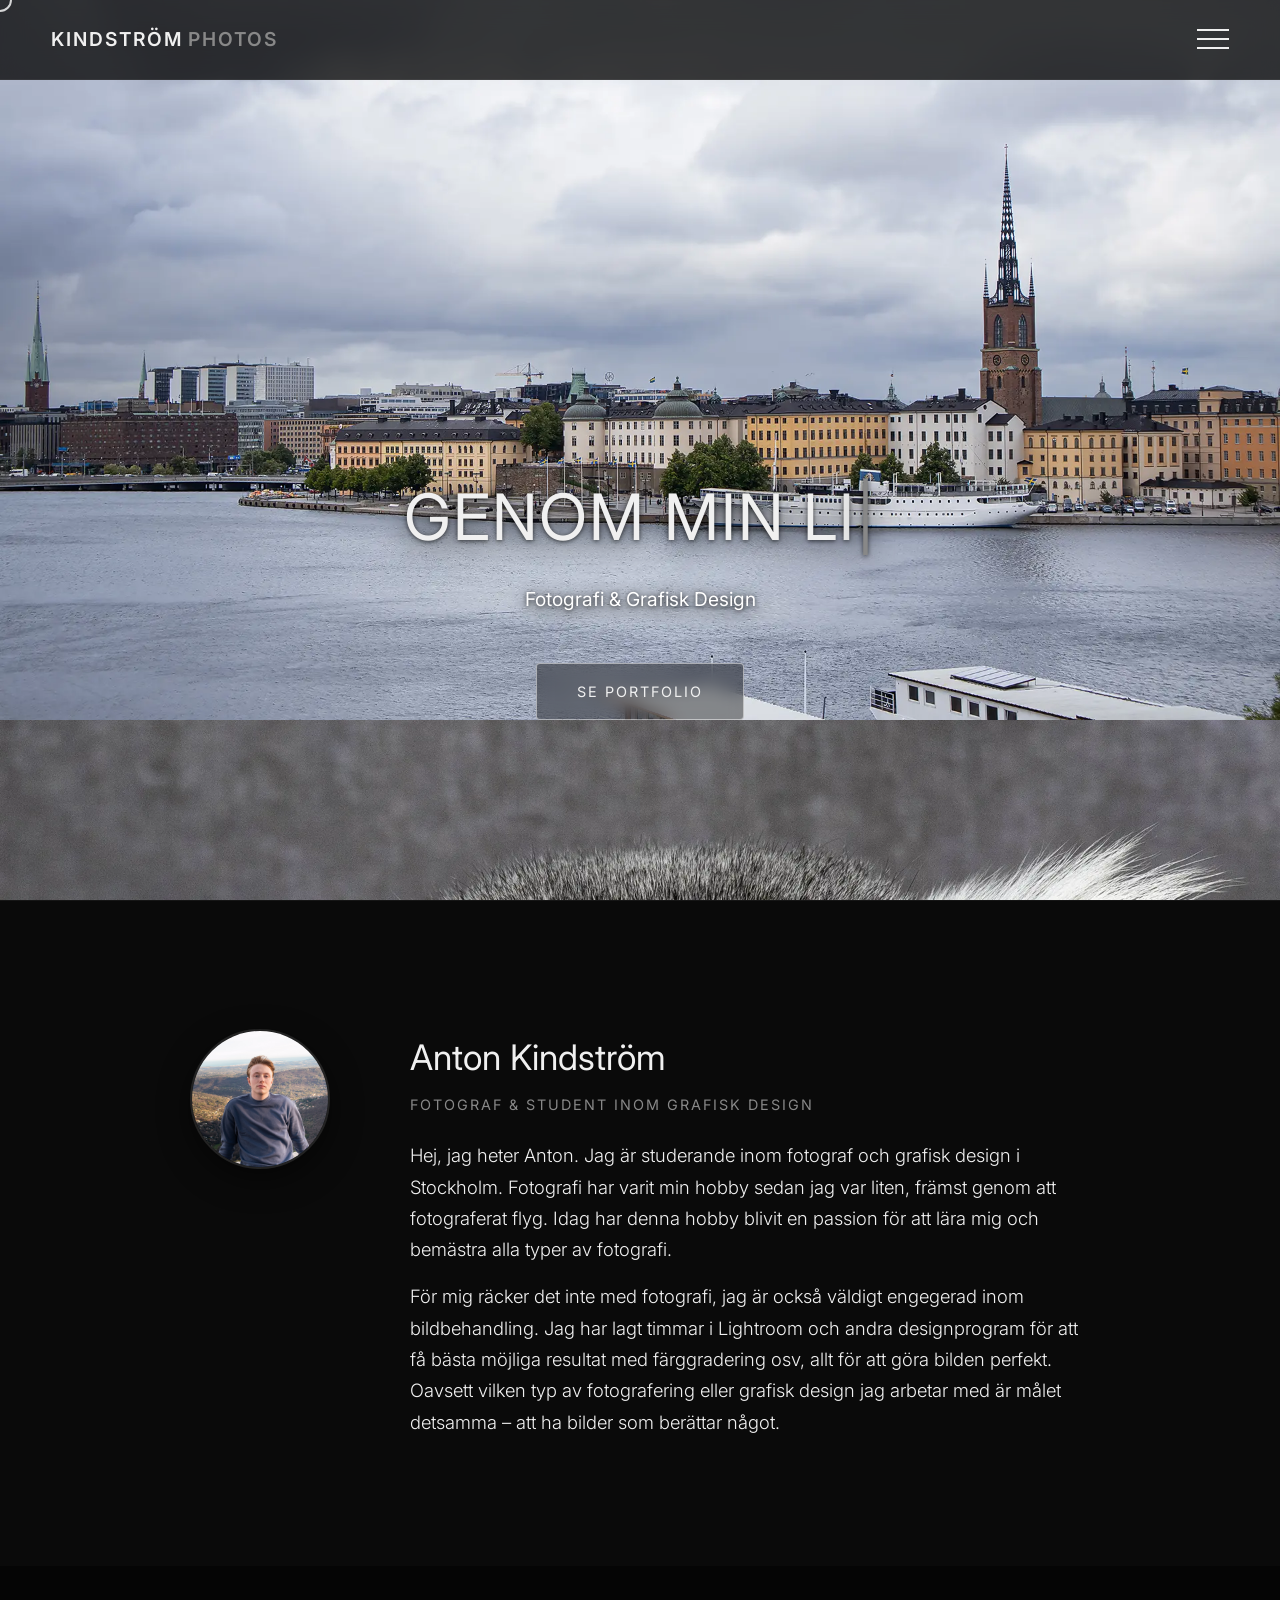
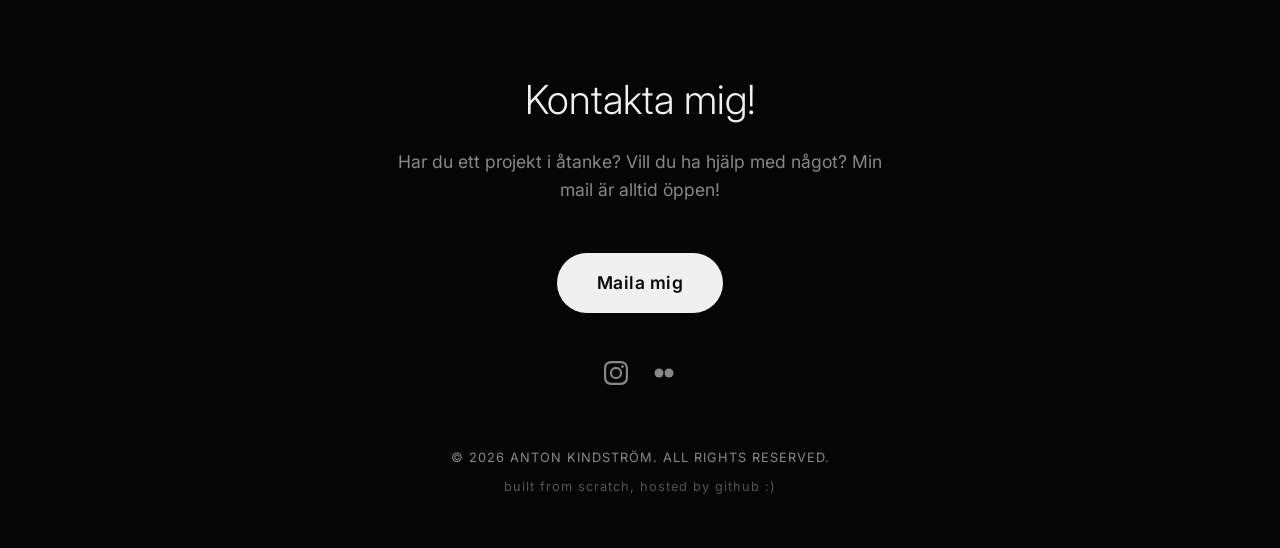
<file: sv.html>
<!DOCTYPE html>
<html lang="sv">
<head>
    <meta charset="UTF-8">
    <meta name="viewport" content="width=device-width, initial-scale=1.0">
    <title>Anton Kindström | Grafisk design & Fotografi</title>
    <meta name="description" content="Välkommen till KindstromPhotos! Skapad av Anton Kindström.">
    <meta name="author" content="Anton Kindström">
    <meta name="keywords" content="Anton Kindström, Kindström Photos, Photographer Stockholm, Fotograf Stockholm, Graphic Design Sweden, aviation photography">
    <link rel="stylesheet" href="style.css">
    <link href="https://fonts.googleapis.com/css2?family=Inter:wght@300;400;600&display=swap" rel="stylesheet">
    <link rel="icon" type="image/png" href="/favicon.png">
    <meta property="og:type" content="website">
    <meta property="og:url" content="https://kindstromphotos.com/">
    <meta property="og:title" content="KindströmPhotos">
    <meta property="og:description" content="Fotografi & Grafisk Design portfolio av Anton Kindström.">
    <meta property="og:image" content="https://kindstromphotos.com/social-preview.jpg">
</head>
<body>

    <header class="site-header">
        <a href="/sv" class="logo">KINDSTRÖM<span>PHOTOS</span></a>
        
        <button class="hamburger" aria-label="Toggle menu">
            <span></span>
            <span></span>
            <span></span>
        </button>

        <nav class="nav-menu">
            <a href="/sv">Hem</a>
            <a href="/portfolio-sv">Portfolio</a>
            <a href="/sv#about">Om mig</a>
            <a href="/sv#contact">Kontakt</a>
            
            <div class="lang-toggle">
                <a href="/" class="lang-link">🇬🇧 EN</a>
                <span class="active-lang">🇸🇪 SV</span>
            </div>
        </nav>
    </header>

    <main>
        <section class="hero">
            <div class="hero-slider">
                <div class="slide-track">
                    <img src="scroll-1.webp" alt="Photography feature 1">
                    <img src="scroll-2.webp" alt="Photography feature 2">
                    <img src="scroll-3.webp" alt="Photography feature 3">
                    <img src="scroll-4.webp" alt="Photography feature 4">
                    <img src="scroll-1.webp" alt="Photography feature 1 Duplicate">
                </div>
                <div class="slider-overlay"></div>
            </div>
            
            <div class="hero-overlay fade-in">
                <h1><span id="typewriter-text"></span><span class="cursor">|</span></h1>
                <p>Fotografi & Grafisk Design</p>
                <a href="/portfolio-sv" class="hero-btn">Se Portfolio</a>
            </div>
        </section>

        <section id="about" class="about-section fade-in">
            <div class="about-grid">
                <img src="profile.jpg" alt="Anton Kindström" class="profile-pic">
                <div class="about-text-content">
                    <h2>Anton Kindström</h2>
                    <h3 class="about-subtitle">Fotograf & Student inom Grafisk Design</h3>
                    <p>Hej, jag heter Anton. Jag är studerande inom fotograf och grafisk design i Stockholm. Fotografi har varit min hobby sedan jag var liten, främst genom att fotograferat flyg. Idag har denna hobby blivit en passion för att lära mig och bemästra alla typer av fotografi.</p>
                    <p style="margin-top: 1rem;">För mig räcker det inte med fotografi, jag är också väldigt engegerad inom bildbehandling. Jag har lagt timmar i Lightroom och andra designprogram för att få bästa möjliga resultat med färggradering osv, allt för att göra bilden perfekt. Oavsett vilken typ av fotografering eller grafisk design jag arbetar med är målet detsamma – att ha bilder som berättar något.</p>
                </div>
            </div>
        </section>
    </main>

    <footer id="contact" class="site-footer fade-in">
        <div class="footer-content">
            <h2>Kontakta mig!</h2>
            <p class="contact-subtext">Har du ett projekt i åtanke? Vill du ha hjälp med något? Min mail är alltid öppen!</p>
            
            <a href="mailto:contact@kindstromphotos.com" class="email-link">Maila mig</a>
            
            <div class="social-links">
                <a href="https://www.instagram.com/kindstromphotos/" target="_blank" aria-label="Instagram">
                    <svg viewBox="0 0 24 24"><path d="M12 2.163c3.204 0 3.584.012 4.85.07 3.252.148 4.771 1.691 4.919 4.919.058 1.265.069 1.645.069 4.849 0 3.205-.012 3.584-.069 4.849-.149 3.225-1.664 4.771-4.919 4.919-1.266.058-1.644.07-4.85.07-3.204 0-3.584-.012-4.849-.07-3.26-.149-4.771-1.699-4.919-4.92-.058-1.265-.07-1.644-.07-4.849 0-3.204.013-3.583.07-4.849.149-3.227 1.664-4.771 4.919-4.919 1.266-.057 1.645-.069 4.849-.069zM12 0C8.741 0 8.333.014 7.053.072 2.695.272.273 2.69.073 7.052.014 8.333 0 8.741 0 12c0 3.259.014 3.668.072 4.948.2 4.358 2.618 6.78 6.98 6.98C8.333 23.986 8.741 24 12 24c3.259 0 3.668-.014 4.948-.072 4.354-.2 6.782-2.618 6.979-6.98.059-1.28.073-1.689.073-4.948 0-3.259-.014-3.667-.072-4.947-.196-4.354-2.617-6.78-6.979-6.98C15.668.014 15.259 0 12 0zm0 5.838a6.162 6.162 0 100 12.324 6.162 6.162 0 000-12.324zM12 16a4 4 0 110-8 4 4 0 010 8zm6.406-11.845a1.44 1.44 0 100 2.881 1.44 1.44 0 000-2.881z"/></svg>
                </a>
                <a href="https://flic.kr/ps/47PES2" target="_blank" aria-label="Flickr">
                    <svg viewBox="0 0 24 24">
                        <circle cx="7" cy="12" r="4.5" />
                        <circle cx="17" cy="12" r="4.5" />
                    </svg>
                </a>
            </div>
            
            <p class="copyright">&copy; 2026 Anton Kindström. All rights reserved.</p>
            <p class="copyright" style="margin-top: 0.5rem; opacity: 0.6; text-transform: lowercase;">built from scratch, hosted by github :)</p>
        </div>
    </footer>

<script src="script.js"></script>
</body>
</html>
</file>
<file: style.css>
/* --- CSS Variables & Reset --- */
:root {
    --bg-dark: #0a0a0a;
    --text-primary: #f0f0f0;
    --text-muted: #888888;
    --accent: #ffffff;
    --font-main: 'Inter', system-ui, -apple-system, sans-serif;
    --grid-gap: 24px;
}

* {
    margin: 0;
    padding: 0;
    box-sizing: border-box;
}

html {
    scroll-behavior: smooth;
}

body {
    background-color: var(--bg-dark);
    color: var(--text-primary);
    font-family: var(--font-main);
    line-height: 1.6;
    -webkit-font-smoothing: antialiased;
}

/* --- Sticky Header --- */
.site-header {
    position: fixed;
    top: 0;
    left: 0;
    width: 100%;
    padding: 1.5rem 4vw;
    display: flex;
    justify-content: space-between;
    align-items: center;
    background: rgba(10, 10, 10, 0.8);
    backdrop-filter: blur(12px);
    z-index: 1000;
    border-bottom: 1px solid rgba(255, 255, 255, 0.05);
}

/* --- Clickable Logo --- */
.logo {
    font-weight: 600;
    font-size: 1.2rem;
    letter-spacing: 2px;
    text-transform: uppercase;
    text-decoration: none;
    color: var(--text-primary);
    z-index: 2001; 
    position: relative;
}

.logo span {
    color: var(--text-muted);
    margin-left: 5px;
    transition: color 0.3s ease;
}

.logo:hover span {
    color: var(--text-primary);
}

/* --- Animated Hamburger Button --- */
.hamburger {
    display: flex;
    flex-direction: column;
    justify-content: space-between;
    width: 32px;
    height: 20px;
    background: none;
    border: none;
    cursor: pointer;
    z-index: 2001; 
    position: relative;
}

.hamburger span {
    display: block;
    height: 2px;
    width: 100%;
    background-color: var(--text-primary);
    transition: transform 0.3s ease, opacity 0.3s ease;
}

.hamburger.open span:nth-child(1) { 
    transform: translateY(9px) rotate(45deg); 
}
.hamburger.open span:nth-child(2) { 
    opacity: 0; 
}
.hamburger.open span:nth-child(3) { 
    transform: translateY(-9px) rotate(-45deg); 
}

/* --- Full Screen Menu Overlay --- */
.nav-menu {
    position: fixed;
    top: 0;
    left: 0;
    width: 100%;
    height: 100vh;
    background-color: rgba(10, 10, 10, 0.98);
    backdrop-filter: blur(15px);
    display: flex;
    flex-direction: column;
    justify-content: center;
    align-items: center;
    gap: 2.5rem; 
    opacity: 0;
    pointer-events: none; 
    transition: opacity 0.4s ease;
    z-index: 2000;
}

.nav-menu.active {
    opacity: 1;
    pointer-events: auto;
}

.nav-menu a {
    color: var(--text-primary);
    text-decoration: none;
    font-size: clamp(2rem, 4vw, 3.5rem); 
    font-weight: 300;
    text-transform: uppercase;
    letter-spacing: 4px;
    transition: color 0.3s ease, transform 0.3s ease;
}

.nav-menu a:hover {
    color: var(--text-muted);
    transform: scale(1.05);
}

/* --- Language Toggle (Menu Version) --- */
.nav-menu .lang-toggle {
    margin-left: 0;
    padding-top: 2rem;
    border-top: 1px solid rgba(255, 255, 255, 0.2);
    font-size: 1.2rem;
    display: flex;
    gap: 2rem;
    width: 200px;
    justify-content: center;
    letter-spacing: 1px;
}

.active-lang {
    color: var(--text-primary);
    font-weight: 600;
}

.nav-menu .lang-toggle .lang-link {
    color: var(--text-muted);
    text-decoration: none;
    font-size: 1.2rem;
    font-weight: 400;
    text-transform: none;
    letter-spacing: 1px;
    transition: color 0.3s ease;
}

.nav-menu .lang-toggle .lang-link:hover {
    color: var(--text-primary);
    transform: none;
}

/* --- Vertical Hero Slider --- */
.hero { 
    overflow: hidden; 
    position: relative; 
    padding: 0; 
    height: 100vh;
}

.hero-slider { 
    position: absolute; 
    top: 0; 
    left: 0; 
    width: 100%; 
    height: 100%; 
    z-index: -2; 
}

.slider-overlay { 
    position: absolute; 
    top: 0; 
    left: 0; 
    width: 100%; 
    height: 100%; 
    /* Changed from a solid flat black to a gradient */
    background: linear-gradient(to bottom, rgba(0, 0, 0, 0.3) 0%, rgba(0, 0, 0, 0.85) 100%); 
    z-index: -1; 
}

.slide-track { 
    display: flex; 
    flex-direction: column; 
    height: 300vh; 
    animation: scrollVertical 20s linear infinite; 
}

.slide-track img { 
    height: 100vh; 
    width: 100%; 
    object-fit: cover; 
}

@keyframes scrollVertical {
    0% { transform: translateY(0); }
    100% { transform: translateY(-200vh); } 
}

/* --- Hero Typography & Buttons --- */
.hero-overlay { 
    position: absolute; 
    z-index: 1; 
    text-align: center; 
    width: 100%; 
    bottom: 20vh; 
    padding: 0 4vw; 
}

.hero-overlay h1 { 
    font-size: clamp(2.5rem, 5vw, 5rem); 
    font-weight: 400; 
    letter-spacing: 2px; 
    text-transform: uppercase; 
    margin-bottom: 0.5rem; 
    /* NEW: Layered shadow for maximum readability */
    text-shadow: 0px 4px 30px rgba(0, 0, 0, 0.9), 0px 1px 5px rgba(0, 0, 0, 0.7);
}

.hero-overlay p { 
    font-size: 1.2rem; 
    color: #ffffff; 
    max-width: 600px;
    margin: 1rem auto;
    font-weight: 400;
    text-shadow: 0px 4px 20px rgba(0, 0, 0, 1), 0px 1px 5px rgba(0, 0, 0, 0.8);
}

.cursor { 
    color: var(--text-muted); 
    animation: blink 1s step-end infinite; 
}

@keyframes blink { 
    50% { opacity: 0; } 
}

.hero-btn { 
    display: inline-block; 
    margin-top: 2rem; 
    padding: 1rem 2.5rem; 
    font-size: 0.9rem; 
    text-transform: uppercase; 
    letter-spacing: 2px; 
    color: var(--text-primary); 
    border: 1px solid rgba(255, 255, 255, 0.5); 
    background: rgba(0, 0, 0, 0.4); /* Dark frosted background */
    backdrop-filter: blur(8px); /* Blurs the image behind the button */
    text-decoration: none; 
    border-radius: 4px; 
    transition: all 0.3s ease; 
}

.hero-btn:hover { 
    background: var(--text-primary); 
    color: var(--bg-dark); 
    border-color: var(--text-primary);
}

/* --- Upgraded About Section --- */
.about-section {
    padding: 10vw 4vw;
    border-top: 1px solid rgba(255, 255, 255, 0.05);
}

.about-grid { 
    display: flex; 
    flex-direction: column; 
    align-items: center; 
    max-width: 900px; 
    margin: 0 auto; 
    gap: 3rem; 
}

@media (min-width: 768px) {
    .about-grid { 
        flex-direction: row; 
        text-align: left; 
        align-items: flex-start; 
    }
    .profile-pic { 
        margin-bottom: 0; 
        width: 220px; 
        height: 220px; 
    }
    .about-text-content { 
        padding-left: 2rem; 
    }
}

.about-text-content h2 {
    font-size: 2.2rem;
    font-weight: 400;
    margin-bottom: 0.5rem;
}

.about-subtitle { 
    font-size: 0.9rem; 
    color: var(--text-muted); 
    text-transform: uppercase; 
    letter-spacing: 2px; 
    margin-bottom: 1.5rem; 
    font-weight: 400; 
}

.about-text-content p {
    font-size: 1.15rem;
    font-weight: 300;
    color: var(--text-primary);
    line-height: 1.7;
}

/* --- Portfolio Header --- */
.portfolio-header {
    padding: 15vw 4vw 2vw; /* Huge top padding to clear your sticky menu */
    text-align: center;
    max-width: 800px;
    margin: 0 auto;
}

.portfolio-header h1 {
    font-size: clamp(2.5rem, 5vw, 4rem);
    font-weight: 300;
    letter-spacing: 4px;
    text-transform: uppercase;
    margin-bottom: 1.5rem;
}

.portfolio-header p {
    color: var(--text-muted);
    font-size: 1.1rem;
    line-height: 1.7;
}

/* --- Portfolio Buttons & Filters --- */
.flickr-btn {
    display: inline-block;
    margin-top: 1.5rem;
    padding: 0.8rem 2.5rem;
    font-size: 0.95rem;
    font-weight: 600;
    text-transform: uppercase;
    letter-spacing: 1px;
    color: var(--bg-dark);
    background-color: var(--text-primary);
    text-decoration: none;
    border-radius: 50px;
    transition: transform 0.3s ease, background-color 0.3s ease, box-shadow 0.3s ease;
}

/* --- Portfolio Outro --- */
.portfolio-outro {
    text-align: center;
    padding: 6vw 4vw 8vw;
    max-width: 600px;
    margin: 0 auto;
}

.portfolio-outro h2 {
    font-size: clamp(2rem, 4vw, 3rem);
    font-weight: 300;
    margin-bottom: 1rem;
    text-transform: uppercase;
    letter-spacing: 2px;
    color: var(--text-primary);
}

.portfolio-outro p {
    color: var(--text-muted);
    font-size: 1.1rem;
    line-height: 1.7;
    margin-bottom: 2rem;
}

.portfolio-outro-links {
    display: flex;
    justify-content: center;
    gap: 2rem;
}

.portfolio-outro-links a {
    color: var(--text-primary);
    text-decoration: none;
    font-weight: 600;
    text-transform: uppercase;
    letter-spacing: 2px;
    font-size: 0.85rem;
    padding: 0.8rem 2.5rem;
    border: 1px solid rgba(255, 255, 255, 0.2);
    border-radius: 50px;
    transition: all 0.3s ease;
}

.portfolio-outro-links a:hover {
    background-color: var(--text-primary);
    color: var(--bg-dark);
    border-color: var(--text-primary);
    transform: translateY(-3px);
    box-shadow: 0 10px 20px rgba(255, 255, 255, 0.1);
}

.flickr-btn:hover {
    transform: translateY(-3px);
    background-color: #ffffff;
    box-shadow: 0 10px 20px rgba(255, 255, 255, 0.1);
}

.gallery-filters {
    display: flex;
    justify-content: center;
    gap: 2.5rem;
    margin-bottom: 3vw;
    flex-wrap: wrap;
}

.filter-btn {
    background: none;
    border: none;
    color: var(--text-muted);
    font-size: 0.9rem;
    font-weight: 400;
    text-transform: uppercase;
    letter-spacing: 2px;
    cursor: pointer;
    padding-bottom: 5px;
    border-bottom: 1px solid transparent;
    transition: color 0.3s ease, border-color 0.3s ease;
}

.filter-btn:hover, .filter-btn.active {
    color: var(--text-primary);
    border-color: var(--text-primary);
}

/* Hides images when filtered out */
.gallery-item.hidden {
    display: none;
}

/* --- Asymmetric 12-Column Gallery --- */
.gallery-container {
    padding: 8vw 4vw;
}

.gallery-grid {
    display: grid;
    grid-template-columns: repeat(12, 1fr);
    gap: var(--grid-gap);
}

.gallery-item {
    background-color: #151515; 
    display: flex;
    justify-content: center;
    align-items: center;
    border-radius: 4px; 
    overflow: hidden;
    transition: transform 0.4s ease;
}

.gallery-item:hover {
    transform: scale(0.99);
}

.placeholder-text {
    color: var(--text-muted);
    font-size: 0.9rem;
    letter-spacing: 1px;
    text-transform: uppercase;
}

/* Grid Spans & Aspect Ratios */
.span-8 { grid-column: span 8; }
.span-4 { grid-column: span 4; }
.span-12 { grid-column: span 12; }

.landscape { aspect-ratio: 16 / 9; }
.portrait { aspect-ratio: 4 / 5; }
.cinematic { aspect-ratio: 21 / 9; }

/* --- CTA Footer --- */
.site-footer {
    padding: 8vw 4vw 4vw;
    text-align: center;
    background-color: #050505;
}

.site-footer h2 {
    font-size: 2.5rem;
    font-weight: 300;
    margin-bottom: 1rem;
}

.contact-subtext { 
    max-width: 500px; 
    margin: 0 auto 3rem auto; 
    color: var(--text-muted); 
    font-size: 1.1rem; 
}

.copyright {
    color: var(--text-muted);
    font-size: 0.8rem;
    text-transform: uppercase;
    letter-spacing: 1px;
}

/* --- Responsive Mobile Adjustments --- */
@media (max-width: 768px) {
    .span-8, .span-4 {
        grid-column: span 12;
    }
    
    .portrait {
        aspect-ratio: 4 / 5; 
    }
}

/* --- Image Fitting --- */
.gallery-item img {
    width: 100%;
    height: 100%;
    object-fit: cover; 
    display: block;
    -webkit-user-drag: none; 
    user-select: none;
}

/* --- JS Fade-In Animation --- */
.fade-in {
    opacity: 0;
    transform: translateY(40px);
    transition: opacity 0.8s cubic-bezier(0.16, 1, 0.3, 1), transform 0.8s cubic-bezier(0.16, 1, 0.3, 1);
}

.fade-in.visible {
    opacity: 1;
    transform: translateY(0);
}

/* --- Round Profile Picture --- */
.profile-pic {
    width: 140px;
    height: 140px;
    border-radius: 50%;
    object-fit: cover;
    margin-bottom: 1.5rem;
    border: 2px solid rgba(255, 255, 255, 0.1);
    box-shadow: 0 10px 30px rgba(0, 0, 0, 0.5);
}

/* --- Upgraded Email Button --- */
.email-link {
    display: inline-block;
    font-size: 1.1rem;
    color: var(--bg-dark);
    background-color: var(--text-primary);
    text-decoration: none;
    padding: 1rem 2.5rem;
    border-radius: 50px;
    font-weight: 600;
    margin-bottom: 3rem;
    letter-spacing: 0.5px;
    transition: transform 0.3s ease, background-color 0.3s ease, box-shadow 0.3s ease;
    border-bottom: none; 
}

.email-link:hover {
    transform: translateY(-4px);
    background-color: #ffffff;
    box-shadow: 0 10px 20px rgba(255, 255, 255, 0.1);
    opacity: 1;
}

/* --- Social Icons --- */
.social-links {
    display: flex;
    justify-content: center;
    gap: 1.5rem;
    margin-bottom: 3.5rem;
}

.social-links svg {
    width: 24px;
    height: 24px;
    fill: var(--text-muted);
    transition: fill 0.3s ease, transform 0.3s ease;
}

.social-links a:hover svg {
    fill: var(--text-primary);
    transform: scale(1.15);
}

/* --- JS Lightbox --- */
#lightbox {
    position: fixed;
    z-index: 2000; 
    top: 0;
    left: 0;
    width: 100%;
    height: 100%;
    background-color: rgba(0, 0, 0, 0.92); 
    display: flex;
    flex-direction: column; 
    justify-content: center;
    align-items: center;
    gap: 20px; 
    opacity: 0;
    pointer-events: none; 
    transition: opacity 0.3s ease;
}

#lightbox.active {
    opacity: 1;
    pointer-events: auto; 
}

#lightbox img {
    max-width: 90vw;
    max-height: 85vh; 
    object-fit: contain; 
    border-radius: 4px;
    box-shadow: 0 10px 40px rgba(0, 0, 0, 0.8);
    transform: scale(0.95);
    transition: transform 0.3s cubic-bezier(0.16, 1, 0.3, 1);
}

#lightbox.active img {
    transform: scale(1);
}

/* --- Lightbox Caption --- */
#lightbox-caption {
    color: var(--text-muted);
    font-size: 0.8rem;
    letter-spacing: 1px;
    text-transform: uppercase;
    text-align: center;
    opacity: 0;
    transform: translateY(10px);
    transition: opacity 0.4s ease, transform 0.4s ease;
    transition-delay: 0.15s; 
}

#lightbox.active #lightbox-caption {
    opacity: 1;
    transform: translateY(0);
}

.gallery-item img {
    cursor: pointer;
}

#lightbox {
    cursor: zoom-out;
}

/* --- Custom Cursor --- */
@media (min-width: 768px) {
    body, a, button, .gallery-item img {
        cursor: none !important; 
    }
    
    .custom-cursor {
        position: fixed;
        top: 0;
        left: 0;
        width: 24px;
        height: 24px;
        border: 2px solid rgba(255, 255, 255, 0.8);
        border-radius: 50%;
        pointer-events: none;
        z-index: 9999;
        transform: translate(-50%, -50%);
        transition: width 0.2s ease, height 0.2s ease, background-color 0.2s ease, border-color 0.2s ease;
        backdrop-filter: blur(2px);
    }

    .custom-cursor.hovering {
        width: 50px;
        height: 50px;
        background-color: rgba(255, 255, 255, 0.1);
        border-color: rgba(255, 255, 255, 0.2);
    }
}
/* Hide the custom cursor on mobile phones */
@media (max-width: 767px) {
    .custom-cursor { display: none; }
}
</file>
